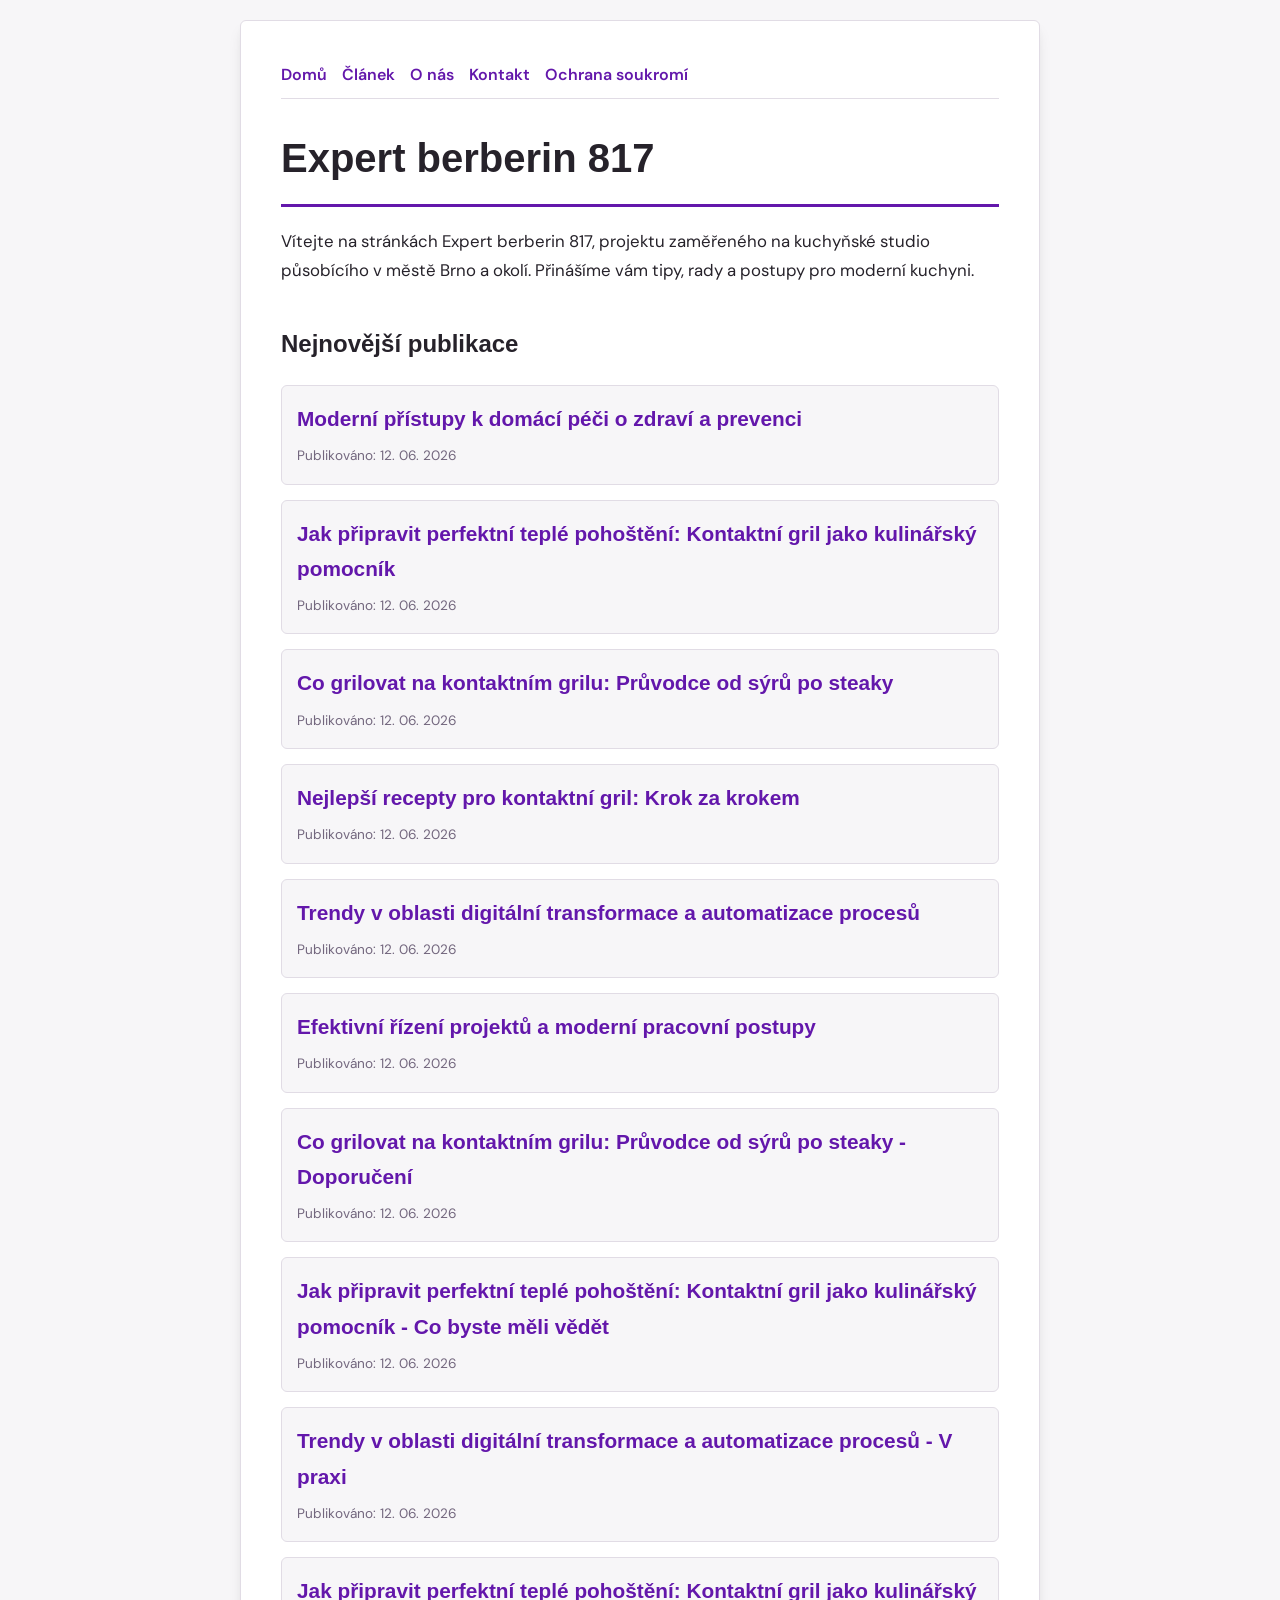
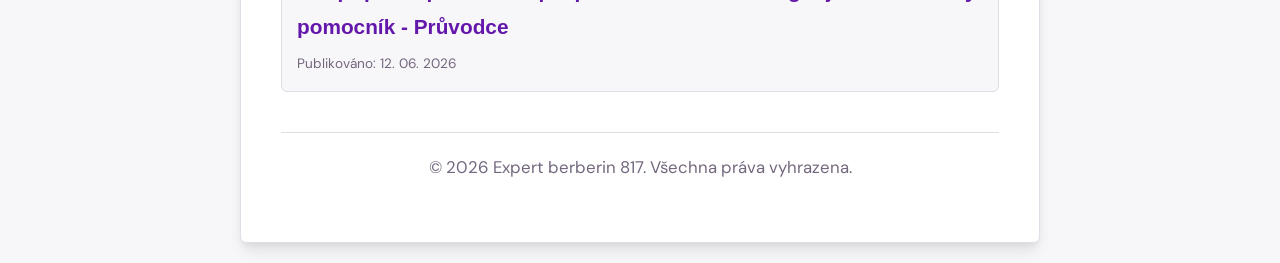
<file: index.html>
<!DOCTYPE html>
<html lang="cs">
<head>
    <meta charset="UTF-8">
    <meta name="viewport" content="width=device-width, initial-scale=1.0">
    <title>Expert berberin 817 | Kuchyňské studio - Brno</title>
    <meta name="description" content="Vítejte na stránkách Expert berberin 817, projektu zaměřeného na kuchyňské studio působícího v městě Brno a okolí. Přinášíme vám tipy, rady a postupy pro moderní kuchyni.">
    <meta name="geo.region" content="CZ" />
    <meta name="geo.placename" content="Brno" />
    <meta name="geo.position" content="49.1951;16.6068" />
    <meta name="ICBM" content="49.1951, 16.6068" />
    <link rel="stylesheet" href="style.css">
    <script type="application/ld+json">
{
  "@context": "https://schema.org",
  "@type": "LocalBusiness",
  "name": "Expert berberin 817",
  "url": "https://expert-berberin-817.github.io",
  "telephone": "+420 541 555 456",
  "address": {
    "@type": "PostalAddress",
    "addressLocality": "Brno",
    "addressRegion": "Jihomoravský",
    "postalCode": "602 00",
    "addressCountry": "CZ"
  },
  "geo": {
    "@type": "GeoCoordinates",
    "latitude": 49.1951,
    "longitude": 16.6068
  }
}
</script>
</head>
<body>
    
        <div class="container" style="max-width: 800px;">
            <nav style="display: flex; gap: 15px; margin-bottom: 25px; border-bottom: 1px solid var(--border-color); padding-bottom: 10px; overflow-x: auto; flex-wrap: wrap;">
            <a href="index.html">Domů</a>
            <a href="moderni-pristupy-k-domaci-peci-o-zdravi-a-prevenci.html">Článek</a>
            <a href="about.html">O nás</a>
            <a href="contact.html">Kontakt</a>
            <a href="privacy.html">Ochrana soukromí</a>
        </nav>
            <h1>Expert berberin 817</h1>
            <p>Vítejte na stránkách Expert berberin 817, projektu zaměřeného na kuchyňské studio působícího v městě Brno a okolí. Přinášíme vám tipy, rady a postupy pro moderní kuchyni.</p>
            <h2 style="margin-top: 40px;">Nejnovější publikace</h2>
            <ul style="list-style-type: none; padding-left: 0;">
                <li style="background: var(--bg-color); padding: 15px; border-radius: var(--border-radius); border: 1px solid var(--border-color); margin-bottom: 15px;">
                <h3 style="margin-bottom: 5px; font-size: 1.3rem;"><a href="moderni-pristupy-k-domaci-peci-o-zdravi-a-prevenci.html">Moderní přístupy k domácí péči o zdraví a prevenci</a></h3>
                <span style="font-size:0.85rem; color: var(--muted-text)">Publikováno: 12. 06. 2026</span>
            </li>
<li style="background: var(--bg-color); padding: 15px; border-radius: var(--border-radius); border: 1px solid var(--border-color); margin-bottom: 15px;">
                <h3 style="margin-bottom: 5px; font-size: 1.3rem;"><a href="jak-pripravit-perfektni-teple-pohosteni-kontaktni-gril-jako-kulinarsky-pomocnik.html">Jak připravit perfektní teplé pohoštění: Kontaktní gril jako kulinářský pomocník</a></h3>
                <span style="font-size:0.85rem; color: var(--muted-text)">Publikováno: 12. 06. 2026</span>
            </li>
<li style="background: var(--bg-color); padding: 15px; border-radius: var(--border-radius); border: 1px solid var(--border-color); margin-bottom: 15px;">
                <h3 style="margin-bottom: 5px; font-size: 1.3rem;"><a href="co-grilovat-na-kontaktnim-grilu-pruvodce-od-syru-po-steaky.html">Co grilovat na kontaktním grilu: Průvodce od sýrů po steaky</a></h3>
                <span style="font-size:0.85rem; color: var(--muted-text)">Publikováno: 12. 06. 2026</span>
            </li>
<li style="background: var(--bg-color); padding: 15px; border-radius: var(--border-radius); border: 1px solid var(--border-color); margin-bottom: 15px;">
                <h3 style="margin-bottom: 5px; font-size: 1.3rem;"><a href="nejlepsi-recepty-pro-kontaktni-gril-krok-za-krokem.html">Nejlepší recepty pro kontaktní gril: Krok za krokem</a></h3>
                <span style="font-size:0.85rem; color: var(--muted-text)">Publikováno: 12. 06. 2026</span>
            </li>
<li style="background: var(--bg-color); padding: 15px; border-radius: var(--border-radius); border: 1px solid var(--border-color); margin-bottom: 15px;">
                <h3 style="margin-bottom: 5px; font-size: 1.3rem;"><a href="trendy-v-oblasti-digitalni-transformace-a-automatizace-procesu.html">Trendy v oblasti digitální transformace a automatizace procesů</a></h3>
                <span style="font-size:0.85rem; color: var(--muted-text)">Publikováno: 12. 06. 2026</span>
            </li>
<li style="background: var(--bg-color); padding: 15px; border-radius: var(--border-radius); border: 1px solid var(--border-color); margin-bottom: 15px;">
                <h3 style="margin-bottom: 5px; font-size: 1.3rem;"><a href="efektivni-rizeni-projektu-a-moderni-pracovni-postupy.html">Efektivní řízení projektů a moderní pracovní postupy</a></h3>
                <span style="font-size:0.85rem; color: var(--muted-text)">Publikováno: 12. 06. 2026</span>
            </li>
<li style="background: var(--bg-color); padding: 15px; border-radius: var(--border-radius); border: 1px solid var(--border-color); margin-bottom: 15px;">
                <h3 style="margin-bottom: 5px; font-size: 1.3rem;"><a href="co-grilovat-na-kontaktnim-grilu-pruvodce-od-syru-po-steaky-doporuceni.html">Co grilovat na kontaktním grilu: Průvodce od sýrů po steaky - Doporučení</a></h3>
                <span style="font-size:0.85rem; color: var(--muted-text)">Publikováno: 12. 06. 2026</span>
            </li>
<li style="background: var(--bg-color); padding: 15px; border-radius: var(--border-radius); border: 1px solid var(--border-color); margin-bottom: 15px;">
                <h3 style="margin-bottom: 5px; font-size: 1.3rem;"><a href="jak-pripravit-perfektni-teple-pohosteni-kontaktni-gril-jako-kulinarsky-pomocnik-co-byste-meli-vedet.html">Jak připravit perfektní teplé pohoštění: Kontaktní gril jako kulinářský pomocník - Co byste měli vědět</a></h3>
                <span style="font-size:0.85rem; color: var(--muted-text)">Publikováno: 12. 06. 2026</span>
            </li>
<li style="background: var(--bg-color); padding: 15px; border-radius: var(--border-radius); border: 1px solid var(--border-color); margin-bottom: 15px;">
                <h3 style="margin-bottom: 5px; font-size: 1.3rem;"><a href="trendy-v-oblasti-digitalni-transformace-a-automatizace-procesu-v-praxi.html">Trendy v oblasti digitální transformace a automatizace procesů - V praxi</a></h3>
                <span style="font-size:0.85rem; color: var(--muted-text)">Publikováno: 12. 06. 2026</span>
            </li>
<li style="background: var(--bg-color); padding: 15px; border-radius: var(--border-radius); border: 1px solid var(--border-color); margin-bottom: 15px;">
                <h3 style="margin-bottom: 5px; font-size: 1.3rem;"><a href="jak-pripravit-perfektni-teple-pohosteni-kontaktni-gril-jako-kulinarsky-pomocnik-pruvodce.html">Jak připravit perfektní teplé pohoštění: Kontaktní gril jako kulinářský pomocník - Průvodce</a></h3>
                <span style="font-size:0.85rem; color: var(--muted-text)">Publikováno: 12. 06. 2026</span>
            </li>

            </ul>
            <footer>
                <p>&copy; 2026 Expert berberin 817. Všechna práva vyhrazena.</p>
            </footer>
        </div>
        
</body>
</html>
</file>
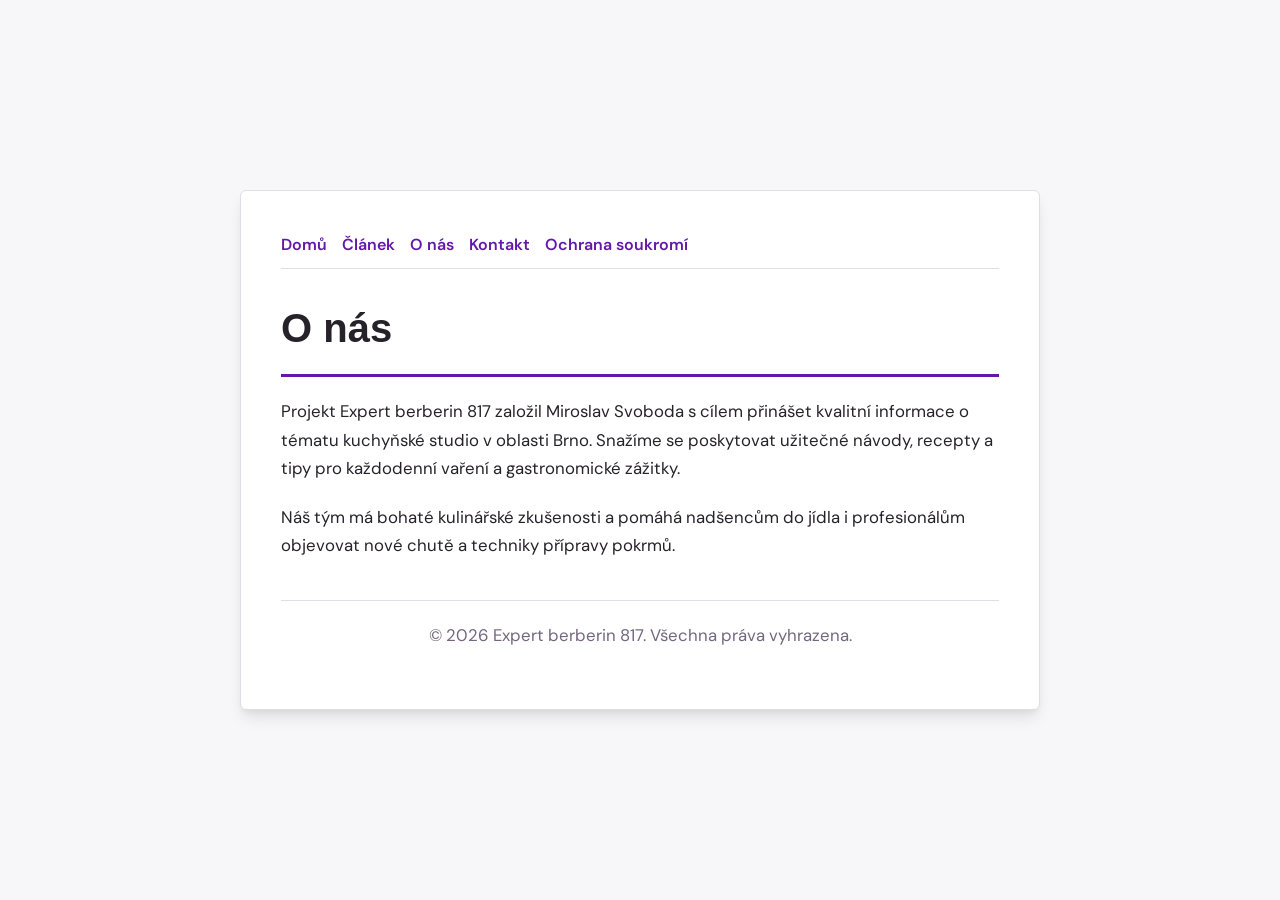
<file: about.html>
<!DOCTYPE html>
<html lang="cs">
<head>
    <meta charset="UTF-8">
    <meta name="viewport" content="width=device-width, initial-scale=1.0">
    <title>O nás | Expert berberin 817</title>
    <meta name="description" content="Projekt Expert berberin 817 založil Miroslav Svoboda s cílem přinášet kvalitní informace o tématu kuchyňské studio v oblasti Brno. Snažíme se poskytovat užitečné návody, recepty a tipy pro každodenní vaření a gastronomické zážitky.">
    <meta name="geo.region" content="CZ" />
    <meta name="geo.placename" content="Brno" />
    <meta name="geo.position" content="49.1951;16.6068" />
    <meta name="ICBM" content="49.1951, 16.6068" />
    <link rel="stylesheet" href="style.css">
</head>
<body>
    
        <div class="container" style="max-width: 800px;">
            <nav style="display: flex; gap: 15px; margin-bottom: 25px; border-bottom: 1px solid var(--border-color); padding-bottom: 10px; overflow-x: auto; flex-wrap: wrap;">
            <a href="index.html">Domů</a>
            <a href="moderni-pristupy-k-domaci-peci-o-zdravi-a-prevenci.html">Článek</a>
            <a href="about.html">O nás</a>
            <a href="contact.html">Kontakt</a>
            <a href="privacy.html">Ochrana soukromí</a>
        </nav>
            <h1>O nás</h1>
            <p>Projekt Expert berberin 817 založil Miroslav Svoboda s cílem přinášet kvalitní informace o tématu kuchyňské studio v oblasti Brno. Snažíme se poskytovat užitečné návody, recepty a tipy pro každodenní vaření a gastronomické zážitky.</p>
            <p>Náš tým má bohaté kulinářské zkušenosti a pomáhá nadšencům do jídla i profesionálům objevovat nové chutě a techniky přípravy pokrmů.</p>
            <footer>
                <p>&copy; 2026 Expert berberin 817. Všechna práva vyhrazena.</p>
            </footer>
        </div>
        
</body>
</html>
</file>
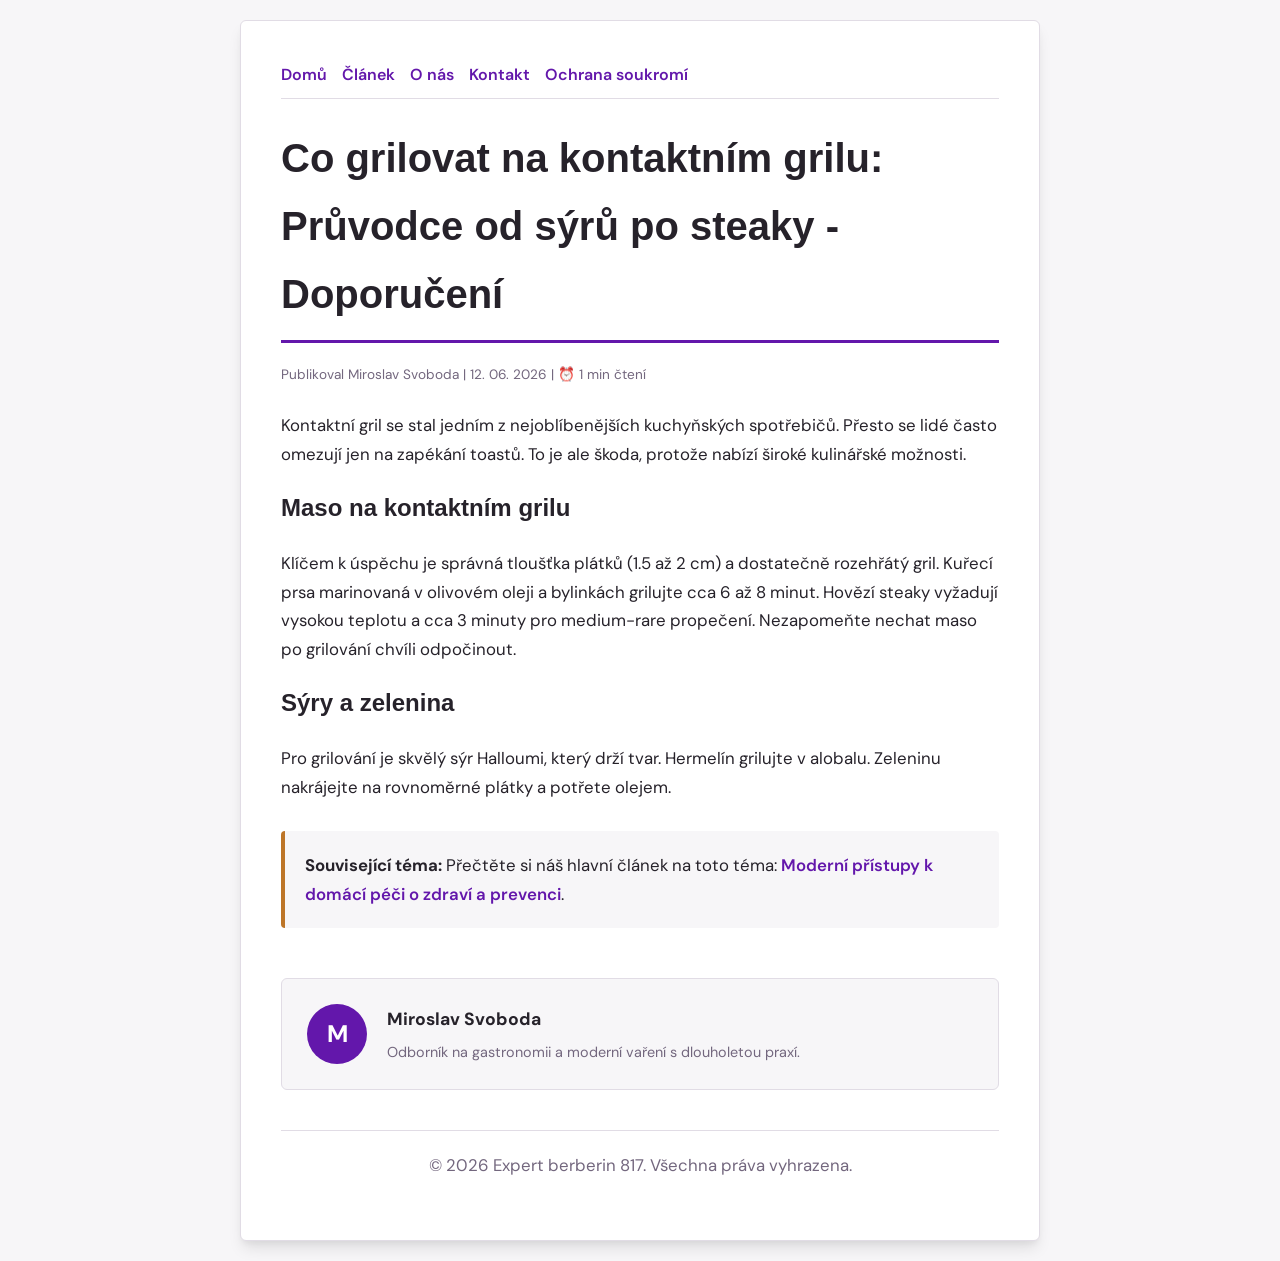
<file: co-grilovat-na-kontaktnim-grilu-pruvodce-od-syru-po-steaky-doporuceni.html>
<!DOCTYPE html>
<html lang="cs">
<head>
    <meta charset="UTF-8">
    <meta name="viewport" content="width=device-width, initial-scale=1.0">
    <title>Co grilovat na kontaktním grilu: Průvodce od sýrů po steaky - Doporučení - Expert berberin 817</title>
    <meta name="description" content="Co grilovat na kontaktním grilu: Průvodce od sýrů po steaky - Doporučení">
    <meta name="geo.region" content="CZ" />
    <meta name="geo.placename" content="Brno" />
    <meta name="geo.position" content="49.1951;16.6068" />
    <meta name="ICBM" content="49.1951, 16.6068" />
    <link rel="stylesheet" href="style.css">
</head>
<body>
    
            <div class="container" style="max-width: 800px;">
                <nav style="display: flex; gap: 15px; margin-bottom: 25px; border-bottom: 1px solid var(--border-color); padding-bottom: 10px; overflow-x: auto; flex-wrap: wrap;">
            <a href="index.html">Domů</a>
            <a href="moderni-pristupy-k-domaci-peci-o-zdravi-a-prevenci.html">Článek</a>
            <a href="about.html">O nás</a>
            <a href="contact.html">Kontakt</a>
            <a href="privacy.html">Ochrana soukromí</a>
        </nav>
                <h1>Co grilovat na kontaktním grilu: Průvodce od sýrů po steaky - Doporučení</h1>
                <div style="font-size:0.85rem; color: var(--muted-text); margin-bottom: 25px;">
                    Publikoval Miroslav Svoboda | 12. 06. 2026 | ⏰ 1 min čtení
                </div>
                <article style="margin-top: 20px;">
                    <p>Kontaktní gril se stal jedním z nejoblíbenějších kuchyňských spotřebičů. Přesto se lidé často omezují jen na zapékání toastů. To je ale škoda, protože nabízí široké kulinářské možnosti.</p>
<h2>Maso na kontaktním grilu</h2>
<p>Klíčem k úspěchu je správná tloušťka plátků (1.5 až 2 cm) a dostatečně rozehřátý gril. Kuřecí prsa marinovaná v olivovém oleji a bylinkách grilujte cca 6 až 8 minut. Hovězí steaky vyžadují vysokou teplotu a cca 3 minuty pro medium-rare propečení. Nezapomeňte nechat maso po grilování chvíli odpočinout.</p>
<h2>Sýry a zelenina</h2>
<p>Pro grilování je skvělý sýr Halloumi, který drží tvar. Hermelín grilujte v alobalu. Zeleninu nakrájejte na rovnoměrné plátky a potřete olejem.</p>
                    <div class="link-resource" style="margin-top: 30px; padding: 20px; border-left: 4px solid var(--accent-color); background: var(--bg-color); border-radius: 4px;"><p style="margin: 0;"><strong>Související téma:</strong> Přečtěte si náš hlavní článek na toto téma: <a href="moderni-pristupy-k-domaci-peci-o-zdravi-a-prevenci.html">Moderní přístupy k domácí péči o zdraví a prevenci</a>.</p></div>
                </article>
                
            <div class="author-box" style="margin-top: 50px; padding: 25px; background: var(--bg-color); border: 1px solid var(--border-color); border-radius: var(--border-radius); display: flex; gap: 20px; align-items: center;">
                <div style="width: 60px; height: 60px; border-radius: 50%; background: var(--primary-color); display: flex; align-items: center; justify-content: center; color: white; font-weight: bold; font-size: 1.5rem;">M</div>
                <div>
                    <h4 style="margin-bottom: 5px; font-weight: bold; font-size: 1.1rem;">Miroslav Svoboda</h4>
                    <p style="margin: 0; font-size: 0.9rem; color: var(--muted-text);">Odborník na gastronomii a moderní vaření s dlouholetou praxí.</p>
                </div>
            </div>
            
                <footer>
                    <p>&copy; 2026 Expert berberin 817. Všechna práva vyhrazena.</p>
                </footer>
            </div>
            
</body>
</html>
</file>
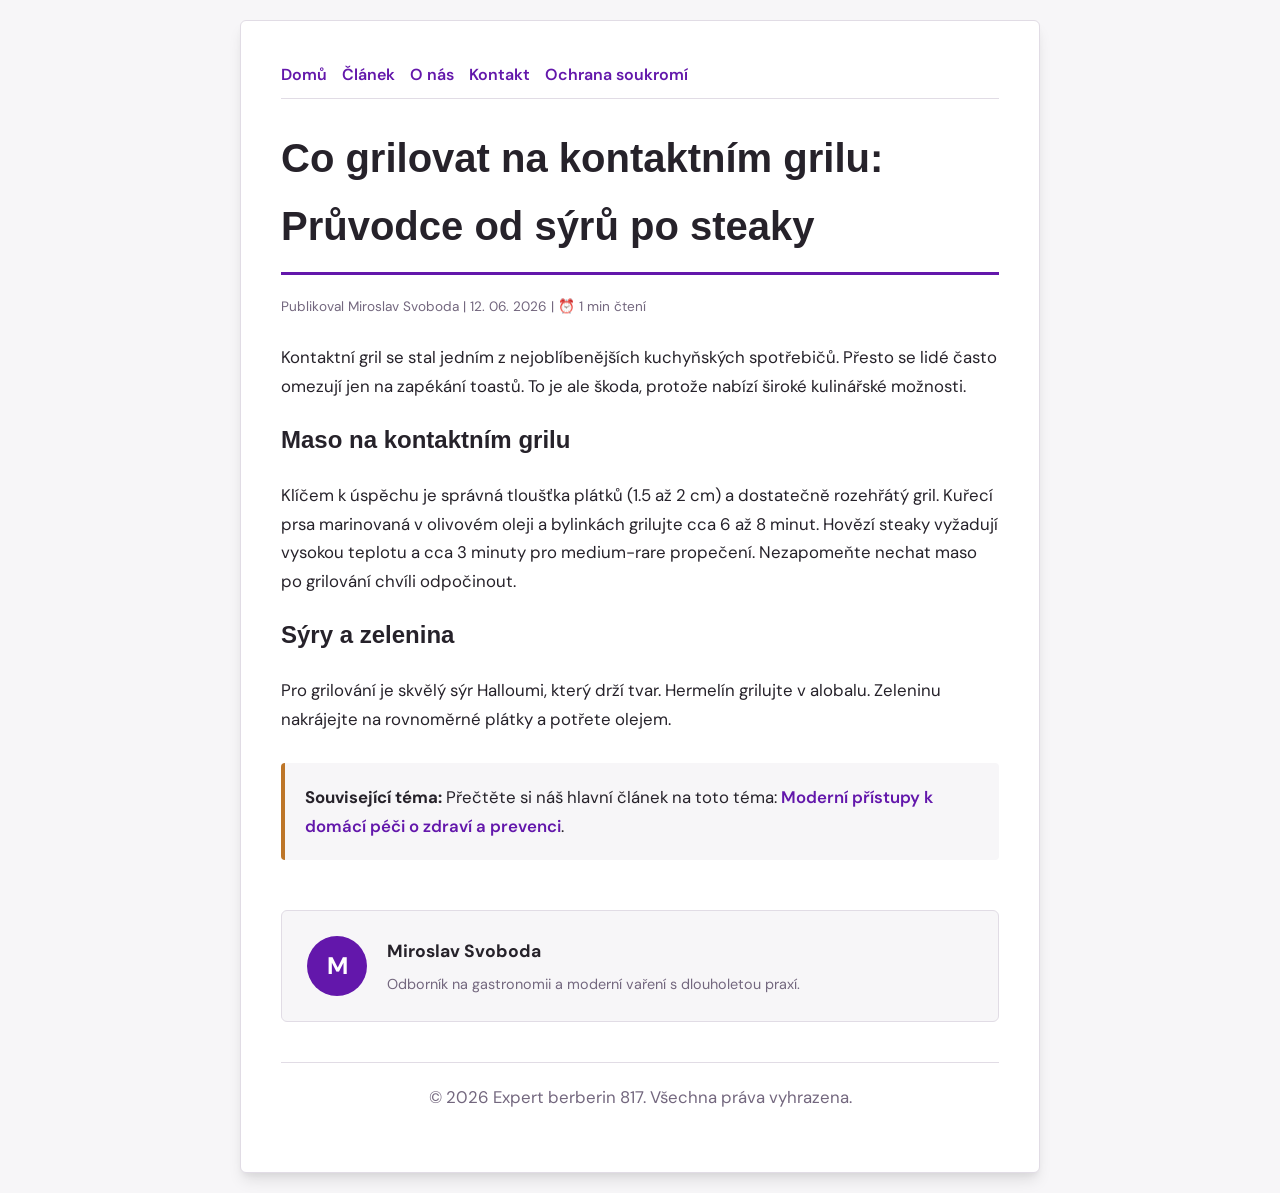
<file: co-grilovat-na-kontaktnim-grilu-pruvodce-od-syru-po-steaky.html>
<!DOCTYPE html>
<html lang="cs">
<head>
    <meta charset="UTF-8">
    <meta name="viewport" content="width=device-width, initial-scale=1.0">
    <title>Co grilovat na kontaktním grilu: Průvodce od sýrů po steaky - Expert berberin 817</title>
    <meta name="description" content="Co grilovat na kontaktním grilu: Průvodce od sýrů po steaky">
    <meta name="geo.region" content="CZ" />
    <meta name="geo.placename" content="Brno" />
    <meta name="geo.position" content="49.1951;16.6068" />
    <meta name="ICBM" content="49.1951, 16.6068" />
    <link rel="stylesheet" href="style.css">
</head>
<body>
    
            <div class="container" style="max-width: 800px;">
                <nav style="display: flex; gap: 15px; margin-bottom: 25px; border-bottom: 1px solid var(--border-color); padding-bottom: 10px; overflow-x: auto; flex-wrap: wrap;">
            <a href="index.html">Domů</a>
            <a href="moderni-pristupy-k-domaci-peci-o-zdravi-a-prevenci.html">Článek</a>
            <a href="about.html">O nás</a>
            <a href="contact.html">Kontakt</a>
            <a href="privacy.html">Ochrana soukromí</a>
        </nav>
                <h1>Co grilovat na kontaktním grilu: Průvodce od sýrů po steaky</h1>
                <div style="font-size:0.85rem; color: var(--muted-text); margin-bottom: 25px;">
                    Publikoval Miroslav Svoboda | 12. 06. 2026 | ⏰ 1 min čtení
                </div>
                <article style="margin-top: 20px;">
                    <p>Kontaktní gril se stal jedním z nejoblíbenějších kuchyňských spotřebičů. Přesto se lidé často omezují jen na zapékání toastů. To je ale škoda, protože nabízí široké kulinářské možnosti.</p>
<h2>Maso na kontaktním grilu</h2>
<p>Klíčem k úspěchu je správná tloušťka plátků (1.5 až 2 cm) a dostatečně rozehřátý gril. Kuřecí prsa marinovaná v olivovém oleji a bylinkách grilujte cca 6 až 8 minut. Hovězí steaky vyžadují vysokou teplotu a cca 3 minuty pro medium-rare propečení. Nezapomeňte nechat maso po grilování chvíli odpočinout.</p>
<h2>Sýry a zelenina</h2>
<p>Pro grilování je skvělý sýr Halloumi, který drží tvar. Hermelín grilujte v alobalu. Zeleninu nakrájejte na rovnoměrné plátky a potřete olejem.</p>
                    <div class="link-resource" style="margin-top: 30px; padding: 20px; border-left: 4px solid var(--accent-color); background: var(--bg-color); border-radius: 4px;"><p style="margin: 0;"><strong>Související téma:</strong> Přečtěte si náš hlavní článek na toto téma: <a href="moderni-pristupy-k-domaci-peci-o-zdravi-a-prevenci.html">Moderní přístupy k domácí péči o zdraví a prevenci</a>.</p></div>
                </article>
                
            <div class="author-box" style="margin-top: 50px; padding: 25px; background: var(--bg-color); border: 1px solid var(--border-color); border-radius: var(--border-radius); display: flex; gap: 20px; align-items: center;">
                <div style="width: 60px; height: 60px; border-radius: 50%; background: var(--primary-color); display: flex; align-items: center; justify-content: center; color: white; font-weight: bold; font-size: 1.5rem;">M</div>
                <div>
                    <h4 style="margin-bottom: 5px; font-weight: bold; font-size: 1.1rem;">Miroslav Svoboda</h4>
                    <p style="margin: 0; font-size: 0.9rem; color: var(--muted-text);">Odborník na gastronomii a moderní vaření s dlouholetou praxí.</p>
                </div>
            </div>
            
                <footer>
                    <p>&copy; 2026 Expert berberin 817. Všechna práva vyhrazena.</p>
                </footer>
            </div>
            
</body>
</html>
</file>
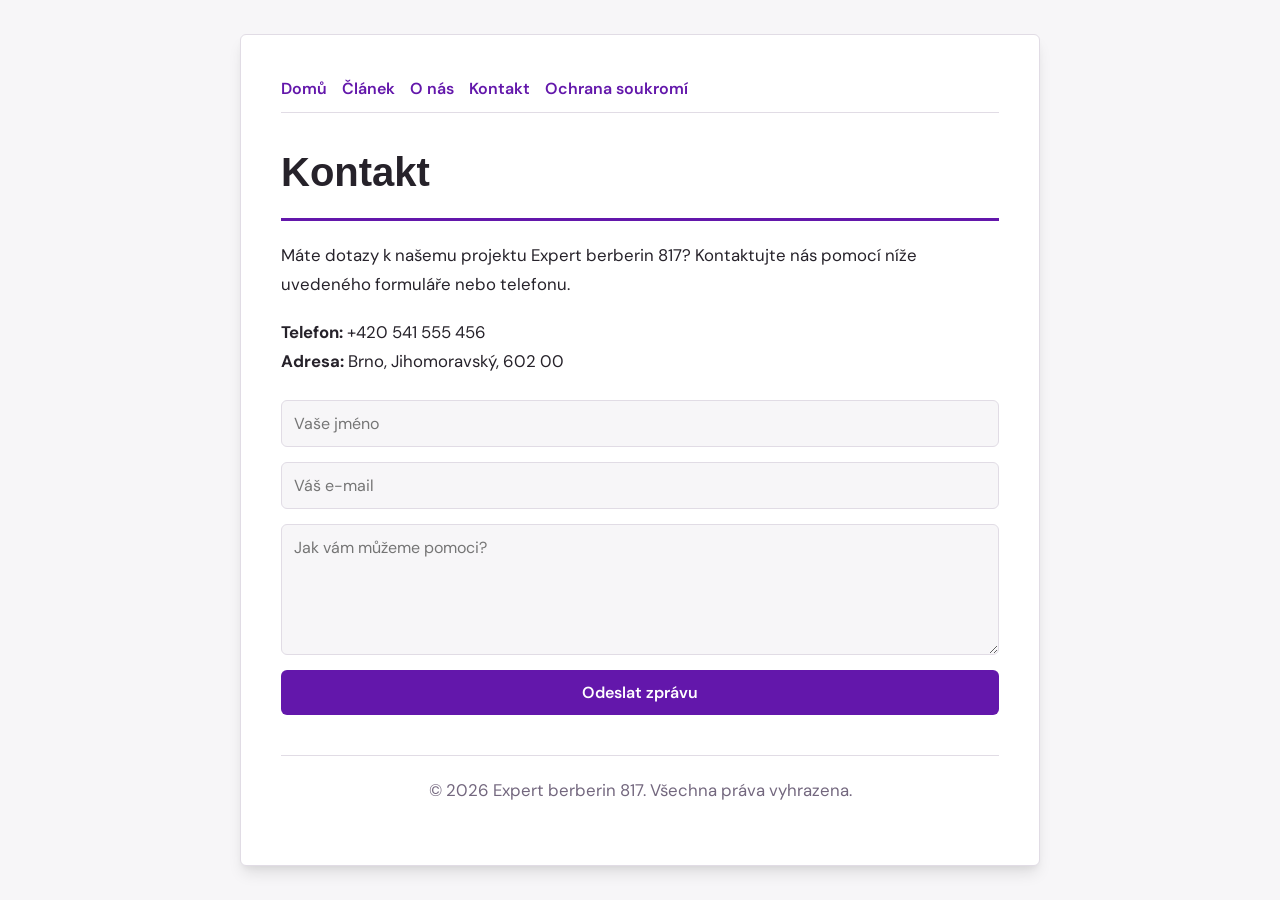
<file: contact.html>
<!DOCTYPE html>
<html lang="cs">
<head>
    <meta charset="UTF-8">
    <meta name="viewport" content="width=device-width, initial-scale=1.0">
    <title>Kontakt | Expert berberin 817</title>
    <meta name="description" content="Máte dotazy k našemu projektu Expert berberin 817? Kontaktujte nás pomocí níže uvedeného formuláře nebo telefonu.">
    <meta name="geo.region" content="CZ" />
    <meta name="geo.placename" content="Brno" />
    <meta name="geo.position" content="49.1951;16.6068" />
    <meta name="ICBM" content="49.1951, 16.6068" />
    <link rel="stylesheet" href="style.css">
</head>
<body>
    
        <div class="container" style="max-width: 800px;">
            <nav style="display: flex; gap: 15px; margin-bottom: 25px; border-bottom: 1px solid var(--border-color); padding-bottom: 10px; overflow-x: auto; flex-wrap: wrap;">
            <a href="index.html">Domů</a>
            <a href="moderni-pristupy-k-domaci-peci-o-zdravi-a-prevenci.html">Článek</a>
            <a href="about.html">O nás</a>
            <a href="contact.html">Kontakt</a>
            <a href="privacy.html">Ochrana soukromí</a>
        </nav>
            <h1>Kontakt</h1>
            <p>Máte dotazy k našemu projektu Expert berberin 817? Kontaktujte nás pomocí níže uvedeného formuláře nebo telefonu.</p>
            <p><strong>Telefon:</strong> +420 541 555 456<br><strong>Adresa:</strong> Brno, Jihomoravský, 602 00</p>
            <form action="https://formspree.io/f/placeholder" method="POST">
                <input type="text" name="name" placeholder="Vaše jméno" required>
                <input type="email" name="email" placeholder="Váš e-mail" required>
                <textarea name="message" placeholder="Jak vám můžeme pomoci?" rows="5" required></textarea>
                <button type="submit">Odeslat zprávu</button>
            </form>
            <footer>
                <p>&copy; 2026 Expert berberin 817. Všechna práva vyhrazena.</p>
            </footer>
        </div>
        
</body>
</html>
</file>
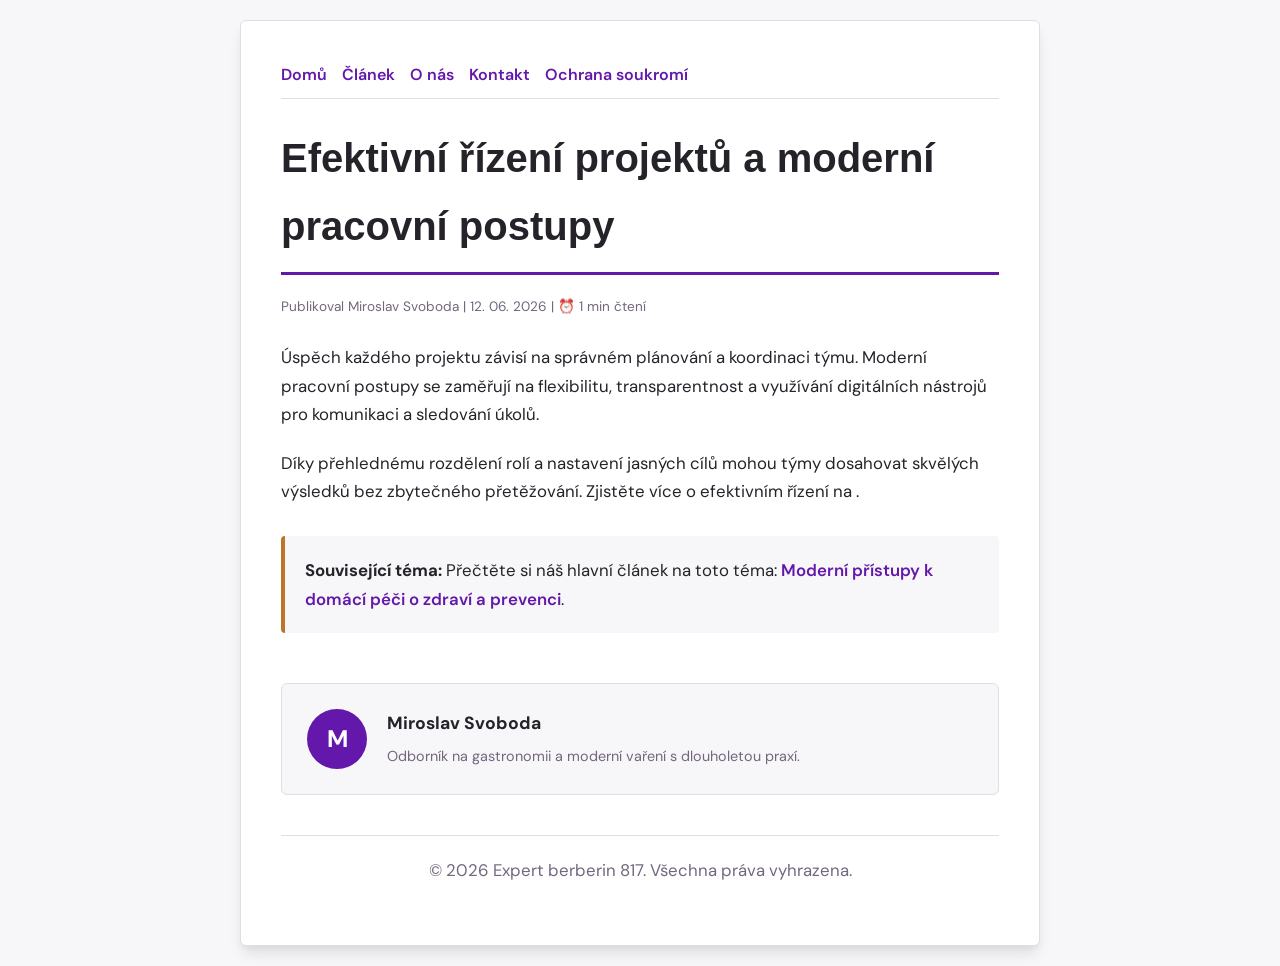
<file: efektivni-rizeni-projektu-a-moderni-pracovni-postupy.html>
<!DOCTYPE html>
<html lang="cs">
<head>
    <meta charset="UTF-8">
    <meta name="viewport" content="width=device-width, initial-scale=1.0">
    <title>Efektivní řízení projektů a moderní pracovní postupy - Expert berberin 817</title>
    <meta name="description" content="Efektivní řízení projektů a moderní pracovní postupy">
    <meta name="geo.region" content="CZ" />
    <meta name="geo.placename" content="Brno" />
    <meta name="geo.position" content="49.1951;16.6068" />
    <meta name="ICBM" content="49.1951, 16.6068" />
    <link rel="stylesheet" href="style.css">
</head>
<body>
    
            <div class="container" style="max-width: 800px;">
                <nav style="display: flex; gap: 15px; margin-bottom: 25px; border-bottom: 1px solid var(--border-color); padding-bottom: 10px; overflow-x: auto; flex-wrap: wrap;">
            <a href="index.html">Domů</a>
            <a href="moderni-pristupy-k-domaci-peci-o-zdravi-a-prevenci.html">Článek</a>
            <a href="about.html">O nás</a>
            <a href="contact.html">Kontakt</a>
            <a href="privacy.html">Ochrana soukromí</a>
        </nav>
                <h1>Efektivní řízení projektů a moderní pracovní postupy</h1>
                <div style="font-size:0.85rem; color: var(--muted-text); margin-bottom: 25px;">
                    Publikoval Miroslav Svoboda | 12. 06. 2026 | ⏰ 1 min čtení
                </div>
                <article style="margin-top: 20px;">
                    <p>Úspěch každého projektu závisí na správném plánování a koordinaci týmu. Moderní pracovní postupy se zaměřují na flexibilitu, transparentnost a využívání digitálních nástrojů pro komunikaci a sledování úkolů.</p>
<p>Díky přehlednému rozdělení rolí a nastavení jasných cílů mohou týmy dosahovat skvělých výsledků bez zbytečného přetěžování. Zjistěte více o efektivním řízení na .</p>
                    <div class="link-resource" style="margin-top: 30px; padding: 20px; border-left: 4px solid var(--accent-color); background: var(--bg-color); border-radius: 4px;"><p style="margin: 0;"><strong>Související téma:</strong> Přečtěte si náš hlavní článek na toto téma: <a href="moderni-pristupy-k-domaci-peci-o-zdravi-a-prevenci.html">Moderní přístupy k domácí péči o zdraví a prevenci</a>.</p></div>
                </article>
                
            <div class="author-box" style="margin-top: 50px; padding: 25px; background: var(--bg-color); border: 1px solid var(--border-color); border-radius: var(--border-radius); display: flex; gap: 20px; align-items: center;">
                <div style="width: 60px; height: 60px; border-radius: 50%; background: var(--primary-color); display: flex; align-items: center; justify-content: center; color: white; font-weight: bold; font-size: 1.5rem;">M</div>
                <div>
                    <h4 style="margin-bottom: 5px; font-weight: bold; font-size: 1.1rem;">Miroslav Svoboda</h4>
                    <p style="margin: 0; font-size: 0.9rem; color: var(--muted-text);">Odborník na gastronomii a moderní vaření s dlouholetou praxí.</p>
                </div>
            </div>
            
                <footer>
                    <p>&copy; 2026 Expert berberin 817. Všechna práva vyhrazena.</p>
                </footer>
            </div>
            
</body>
</html>
</file>
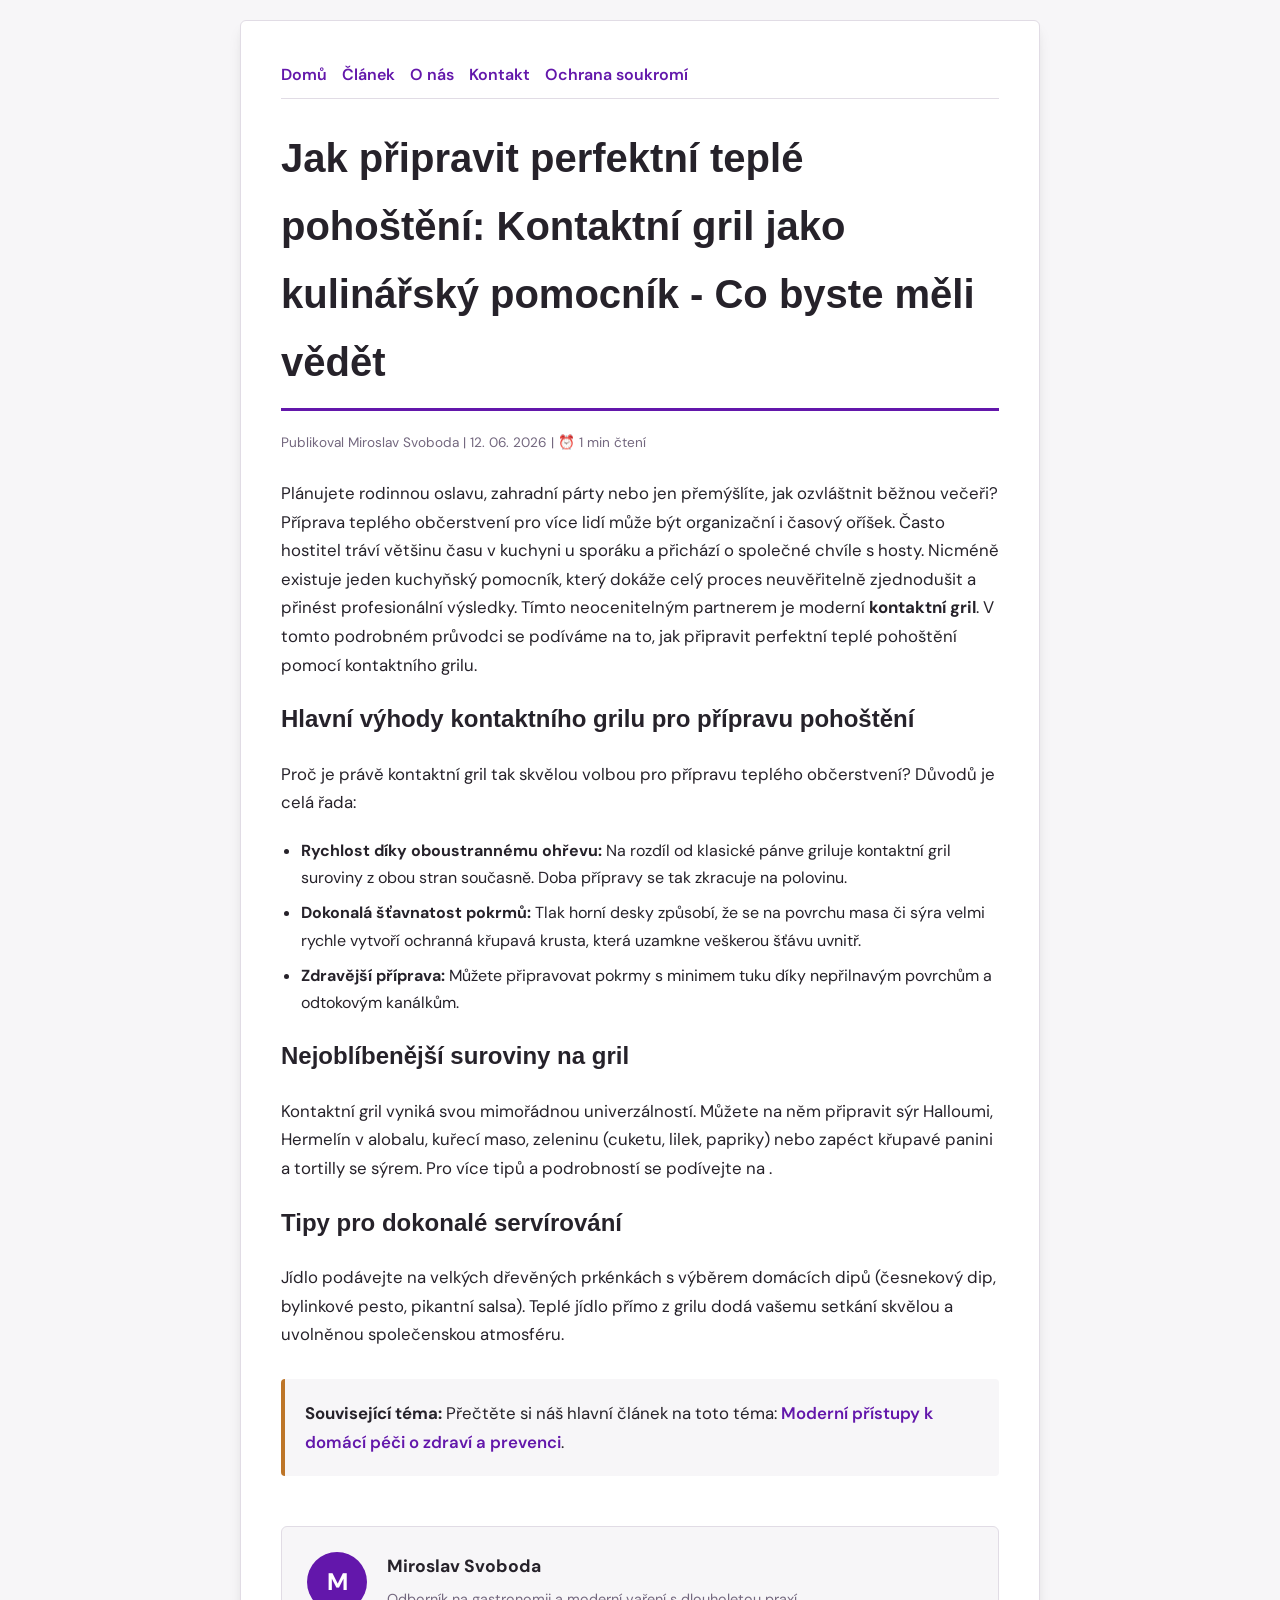
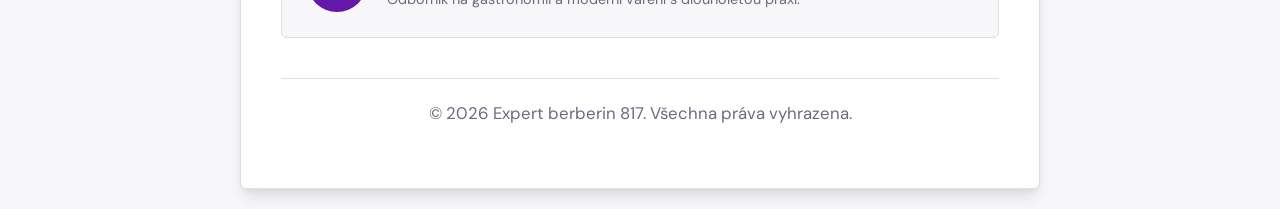
<file: jak-pripravit-perfektni-teple-pohosteni-kontaktni-gril-jako-kulinarsky-pomocnik-co-byste-meli-vedet.html>
<!DOCTYPE html>
<html lang="cs">
<head>
    <meta charset="UTF-8">
    <meta name="viewport" content="width=device-width, initial-scale=1.0">
    <title>Jak připravit perfektní teplé pohoštění: Kontaktní gril jako kulinářský pomocník - Co byste měli vědět - Expert berberin 817</title>
    <meta name="description" content="Jak připravit perfektní teplé pohoštění: Kontaktní gril jako kulinářský pomocník - Co byste měli vědět">
    <meta name="geo.region" content="CZ" />
    <meta name="geo.placename" content="Brno" />
    <meta name="geo.position" content="49.1951;16.6068" />
    <meta name="ICBM" content="49.1951, 16.6068" />
    <link rel="stylesheet" href="style.css">
</head>
<body>
    
            <div class="container" style="max-width: 800px;">
                <nav style="display: flex; gap: 15px; margin-bottom: 25px; border-bottom: 1px solid var(--border-color); padding-bottom: 10px; overflow-x: auto; flex-wrap: wrap;">
            <a href="index.html">Domů</a>
            <a href="moderni-pristupy-k-domaci-peci-o-zdravi-a-prevenci.html">Článek</a>
            <a href="about.html">O nás</a>
            <a href="contact.html">Kontakt</a>
            <a href="privacy.html">Ochrana soukromí</a>
        </nav>
                <h1>Jak připravit perfektní teplé pohoštění: Kontaktní gril jako kulinářský pomocník - Co byste měli vědět</h1>
                <div style="font-size:0.85rem; color: var(--muted-text); margin-bottom: 25px;">
                    Publikoval Miroslav Svoboda | 12. 06. 2026 | ⏰ 1 min čtení
                </div>
                <article style="margin-top: 20px;">
                    <p>Plánujete rodinnou oslavu, zahradní párty nebo jen přemýšlíte, jak ozvláštnit běžnou večeři? Příprava teplého občerstvení pro více lidí může být organizační i časový oříšek. Často hostitel tráví většinu času v kuchyni u sporáku a přichází o společné chvíle s hosty. Nicméně existuje jeden kuchyňský pomocník, který dokáže celý proces neuvěřitelně zjednodušit a přinést profesionální výsledky. Tímto neocenitelným partnerem je moderní <strong>kontaktní gril</strong>. V tomto podrobném průvodci se podíváme na to, jak připravit perfektní teplé pohoštění pomocí kontaktního grilu.</p>
<h2>Hlavní výhody kontaktního grilu pro přípravu pohoštění</h2>
<p>Proč je právě kontaktní gril tak skvělou volbou pro přípravu teplého občerstvení? Důvodů je celá řada:</p>
<ul>
    <li><strong>Rychlost díky oboustrannému ohřevu:</strong> Na rozdíl od klasické pánve griluje kontaktní gril suroviny z obou stran současně. Doba přípravy se tak zkracuje na polovinu.</li>
    <li><strong>Dokonalá šťavnatost pokrmů:</strong> Tlak horní desky způsobí, že se na povrchu masa či sýra velmi rychle vytvoří ochranná křupavá krusta, která uzamkne veškerou šťávu uvnitř.</li>
    <li><strong>Zdravější příprava:</strong> Můžete připravovat pokrmy s minimem tuku díky nepřilnavým povrchům a odtokovým kanálkům.</li>
</ul>
<h2>Nejoblíbenější suroviny na gril</h2>
<p>Kontaktní gril vyniká svou mimořádnou univerzálností. Můžete na něm připravit sýr Halloumi, Hermelín v alobalu, kuřecí maso, zeleninu (cuketu, lilek, papriky) nebo zapéct křupavé panini a tortilly se sýrem. Pro více tipů a podrobností se podívejte na .</p>
<h2>Tipy pro dokonalé servírování</h2>
<p>Jídlo podávejte na velkých dřevěných prkénkách s výběrem domácích dipů (česnekový dip, bylinkové pesto, pikantní salsa). Teplé jídlo přímo z grilu dodá vašemu setkání skvělou a uvolněnou společenskou atmosféru.</p>
                    <div class="link-resource" style="margin-top: 30px; padding: 20px; border-left: 4px solid var(--accent-color); background: var(--bg-color); border-radius: 4px;"><p style="margin: 0;"><strong>Související téma:</strong> Přečtěte si náš hlavní článek na toto téma: <a href="moderni-pristupy-k-domaci-peci-o-zdravi-a-prevenci.html">Moderní přístupy k domácí péči o zdraví a prevenci</a>.</p></div>
                </article>
                
            <div class="author-box" style="margin-top: 50px; padding: 25px; background: var(--bg-color); border: 1px solid var(--border-color); border-radius: var(--border-radius); display: flex; gap: 20px; align-items: center;">
                <div style="width: 60px; height: 60px; border-radius: 50%; background: var(--primary-color); display: flex; align-items: center; justify-content: center; color: white; font-weight: bold; font-size: 1.5rem;">M</div>
                <div>
                    <h4 style="margin-bottom: 5px; font-weight: bold; font-size: 1.1rem;">Miroslav Svoboda</h4>
                    <p style="margin: 0; font-size: 0.9rem; color: var(--muted-text);">Odborník na gastronomii a moderní vaření s dlouholetou praxí.</p>
                </div>
            </div>
            
                <footer>
                    <p>&copy; 2026 Expert berberin 817. Všechna práva vyhrazena.</p>
                </footer>
            </div>
            
</body>
</html>
</file>
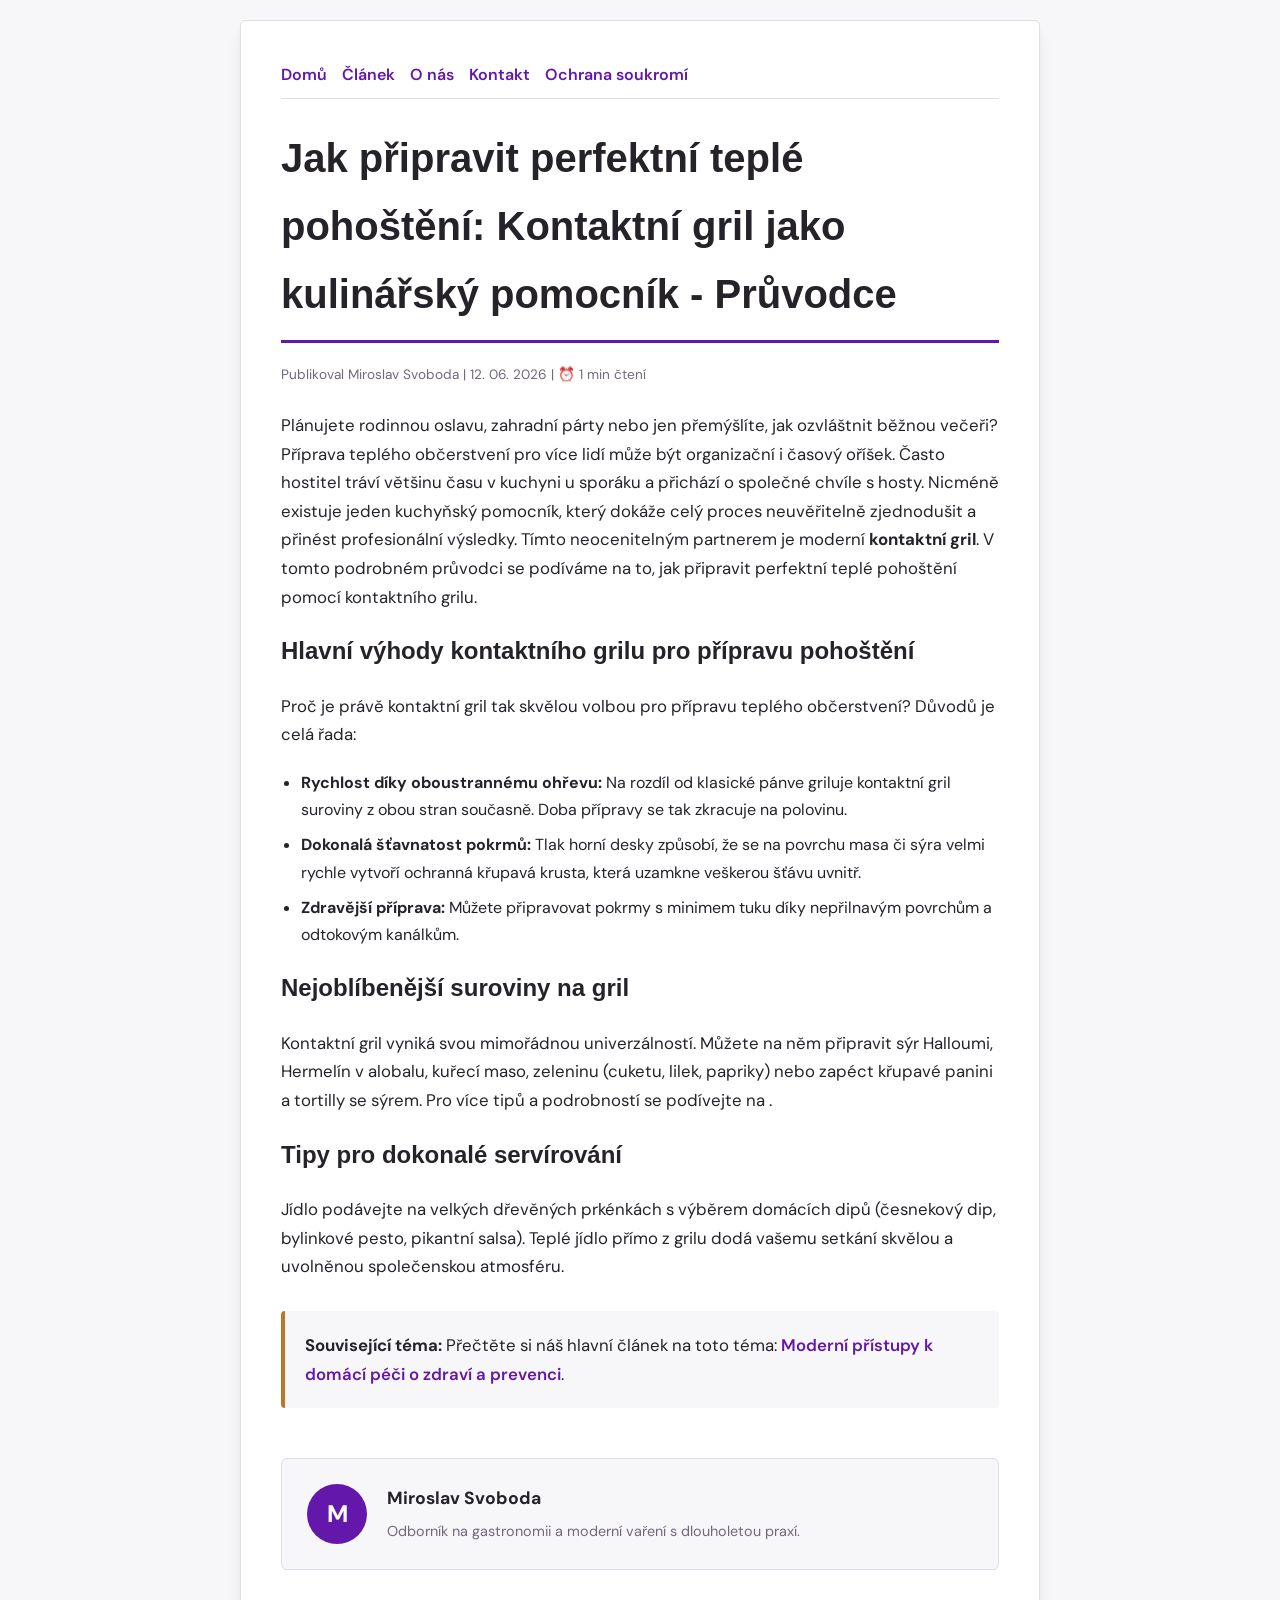
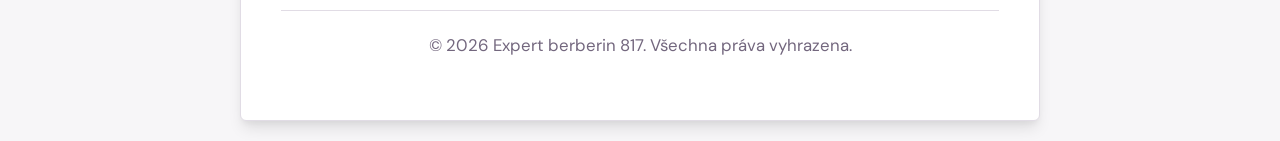
<file: jak-pripravit-perfektni-teple-pohosteni-kontaktni-gril-jako-kulinarsky-pomocnik-pruvodce.html>
<!DOCTYPE html>
<html lang="cs">
<head>
    <meta charset="UTF-8">
    <meta name="viewport" content="width=device-width, initial-scale=1.0">
    <title>Jak připravit perfektní teplé pohoštění: Kontaktní gril jako kulinářský pomocník - Průvodce - Expert berberin 817</title>
    <meta name="description" content="Jak připravit perfektní teplé pohoštění: Kontaktní gril jako kulinářský pomocník - Průvodce">
    <meta name="geo.region" content="CZ" />
    <meta name="geo.placename" content="Brno" />
    <meta name="geo.position" content="49.1951;16.6068" />
    <meta name="ICBM" content="49.1951, 16.6068" />
    <link rel="stylesheet" href="style.css">
</head>
<body>
    
            <div class="container" style="max-width: 800px;">
                <nav style="display: flex; gap: 15px; margin-bottom: 25px; border-bottom: 1px solid var(--border-color); padding-bottom: 10px; overflow-x: auto; flex-wrap: wrap;">
            <a href="index.html">Domů</a>
            <a href="moderni-pristupy-k-domaci-peci-o-zdravi-a-prevenci.html">Článek</a>
            <a href="about.html">O nás</a>
            <a href="contact.html">Kontakt</a>
            <a href="privacy.html">Ochrana soukromí</a>
        </nav>
                <h1>Jak připravit perfektní teplé pohoštění: Kontaktní gril jako kulinářský pomocník - Průvodce</h1>
                <div style="font-size:0.85rem; color: var(--muted-text); margin-bottom: 25px;">
                    Publikoval Miroslav Svoboda | 12. 06. 2026 | ⏰ 1 min čtení
                </div>
                <article style="margin-top: 20px;">
                    <p>Plánujete rodinnou oslavu, zahradní párty nebo jen přemýšlíte, jak ozvláštnit běžnou večeři? Příprava teplého občerstvení pro více lidí může být organizační i časový oříšek. Často hostitel tráví většinu času v kuchyni u sporáku a přichází o společné chvíle s hosty. Nicméně existuje jeden kuchyňský pomocník, který dokáže celý proces neuvěřitelně zjednodušit a přinést profesionální výsledky. Tímto neocenitelným partnerem je moderní <strong>kontaktní gril</strong>. V tomto podrobném průvodci se podíváme na to, jak připravit perfektní teplé pohoštění pomocí kontaktního grilu.</p>
<h2>Hlavní výhody kontaktního grilu pro přípravu pohoštění</h2>
<p>Proč je právě kontaktní gril tak skvělou volbou pro přípravu teplého občerstvení? Důvodů je celá řada:</p>
<ul>
    <li><strong>Rychlost díky oboustrannému ohřevu:</strong> Na rozdíl od klasické pánve griluje kontaktní gril suroviny z obou stran současně. Doba přípravy se tak zkracuje na polovinu.</li>
    <li><strong>Dokonalá šťavnatost pokrmů:</strong> Tlak horní desky způsobí, že se na povrchu masa či sýra velmi rychle vytvoří ochranná křupavá krusta, která uzamkne veškerou šťávu uvnitř.</li>
    <li><strong>Zdravější příprava:</strong> Můžete připravovat pokrmy s minimem tuku díky nepřilnavým povrchům a odtokovým kanálkům.</li>
</ul>
<h2>Nejoblíbenější suroviny na gril</h2>
<p>Kontaktní gril vyniká svou mimořádnou univerzálností. Můžete na něm připravit sýr Halloumi, Hermelín v alobalu, kuřecí maso, zeleninu (cuketu, lilek, papriky) nebo zapéct křupavé panini a tortilly se sýrem. Pro více tipů a podrobností se podívejte na .</p>
<h2>Tipy pro dokonalé servírování</h2>
<p>Jídlo podávejte na velkých dřevěných prkénkách s výběrem domácích dipů (česnekový dip, bylinkové pesto, pikantní salsa). Teplé jídlo přímo z grilu dodá vašemu setkání skvělou a uvolněnou společenskou atmosféru.</p>
                    <div class="link-resource" style="margin-top: 30px; padding: 20px; border-left: 4px solid var(--accent-color); background: var(--bg-color); border-radius: 4px;"><p style="margin: 0;"><strong>Související téma:</strong> Přečtěte si náš hlavní článek na toto téma: <a href="moderni-pristupy-k-domaci-peci-o-zdravi-a-prevenci.html">Moderní přístupy k domácí péči o zdraví a prevenci</a>.</p></div>
                </article>
                
            <div class="author-box" style="margin-top: 50px; padding: 25px; background: var(--bg-color); border: 1px solid var(--border-color); border-radius: var(--border-radius); display: flex; gap: 20px; align-items: center;">
                <div style="width: 60px; height: 60px; border-radius: 50%; background: var(--primary-color); display: flex; align-items: center; justify-content: center; color: white; font-weight: bold; font-size: 1.5rem;">M</div>
                <div>
                    <h4 style="margin-bottom: 5px; font-weight: bold; font-size: 1.1rem;">Miroslav Svoboda</h4>
                    <p style="margin: 0; font-size: 0.9rem; color: var(--muted-text);">Odborník na gastronomii a moderní vaření s dlouholetou praxí.</p>
                </div>
            </div>
            
                <footer>
                    <p>&copy; 2026 Expert berberin 817. Všechna práva vyhrazena.</p>
                </footer>
            </div>
            
</body>
</html>
</file>
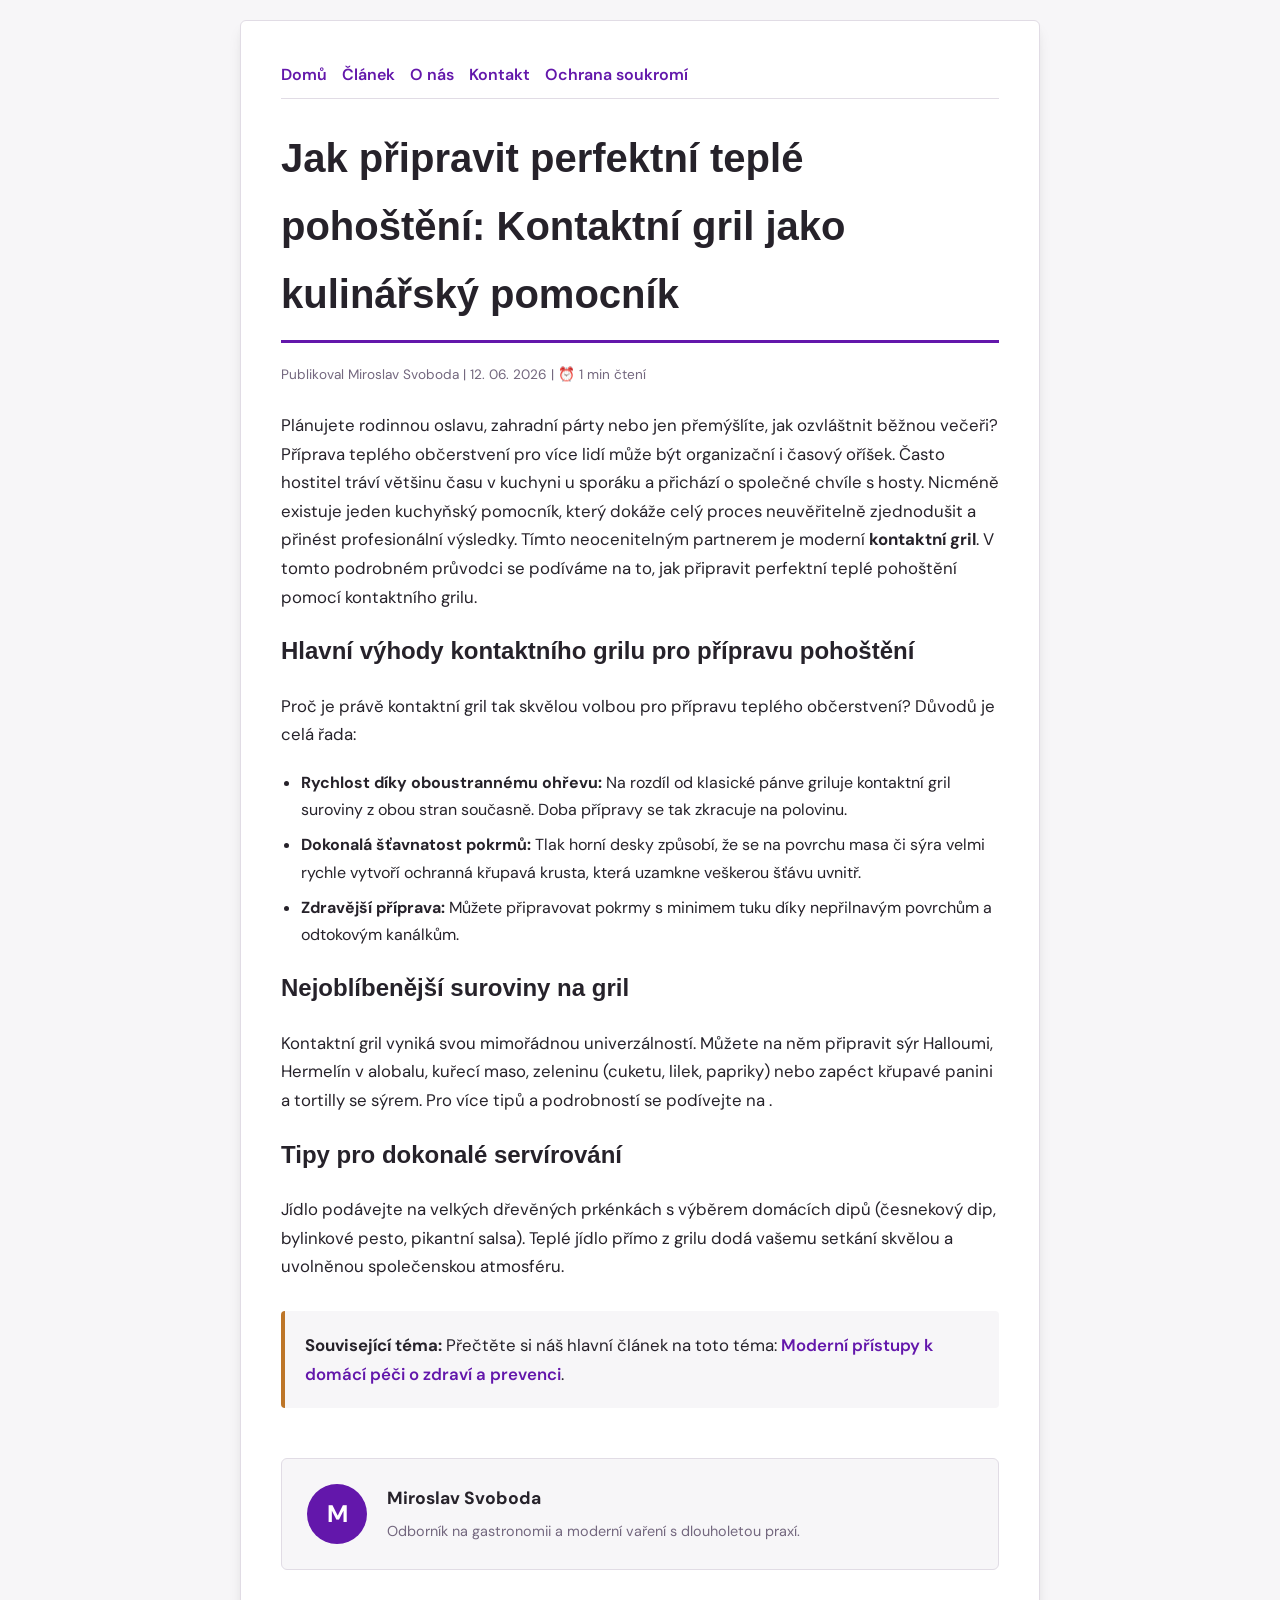
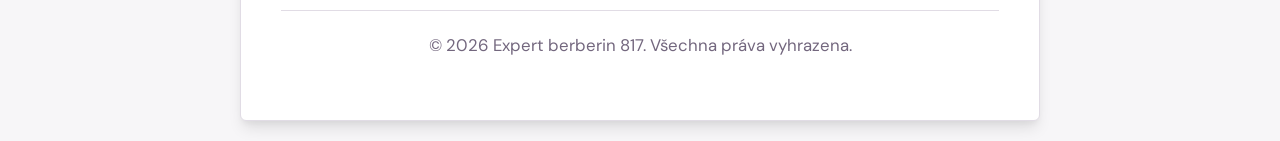
<file: jak-pripravit-perfektni-teple-pohosteni-kontaktni-gril-jako-kulinarsky-pomocnik.html>
<!DOCTYPE html>
<html lang="cs">
<head>
    <meta charset="UTF-8">
    <meta name="viewport" content="width=device-width, initial-scale=1.0">
    <title>Jak připravit perfektní teplé pohoštění: Kontaktní gril jako kulinářský pomocník - Expert berberin 817</title>
    <meta name="description" content="Jak připravit perfektní teplé pohoštění: Kontaktní gril jako kulinářský pomocník">
    <meta name="geo.region" content="CZ" />
    <meta name="geo.placename" content="Brno" />
    <meta name="geo.position" content="49.1951;16.6068" />
    <meta name="ICBM" content="49.1951, 16.6068" />
    <link rel="stylesheet" href="style.css">
</head>
<body>
    
            <div class="container" style="max-width: 800px;">
                <nav style="display: flex; gap: 15px; margin-bottom: 25px; border-bottom: 1px solid var(--border-color); padding-bottom: 10px; overflow-x: auto; flex-wrap: wrap;">
            <a href="index.html">Domů</a>
            <a href="moderni-pristupy-k-domaci-peci-o-zdravi-a-prevenci.html">Článek</a>
            <a href="about.html">O nás</a>
            <a href="contact.html">Kontakt</a>
            <a href="privacy.html">Ochrana soukromí</a>
        </nav>
                <h1>Jak připravit perfektní teplé pohoštění: Kontaktní gril jako kulinářský pomocník</h1>
                <div style="font-size:0.85rem; color: var(--muted-text); margin-bottom: 25px;">
                    Publikoval Miroslav Svoboda | 12. 06. 2026 | ⏰ 1 min čtení
                </div>
                <article style="margin-top: 20px;">
                    <p>Plánujete rodinnou oslavu, zahradní párty nebo jen přemýšlíte, jak ozvláštnit běžnou večeři? Příprava teplého občerstvení pro více lidí může být organizační i časový oříšek. Často hostitel tráví většinu času v kuchyni u sporáku a přichází o společné chvíle s hosty. Nicméně existuje jeden kuchyňský pomocník, který dokáže celý proces neuvěřitelně zjednodušit a přinést profesionální výsledky. Tímto neocenitelným partnerem je moderní <strong>kontaktní gril</strong>. V tomto podrobném průvodci se podíváme na to, jak připravit perfektní teplé pohoštění pomocí kontaktního grilu.</p>
<h2>Hlavní výhody kontaktního grilu pro přípravu pohoštění</h2>
<p>Proč je právě kontaktní gril tak skvělou volbou pro přípravu teplého občerstvení? Důvodů je celá řada:</p>
<ul>
    <li><strong>Rychlost díky oboustrannému ohřevu:</strong> Na rozdíl od klasické pánve griluje kontaktní gril suroviny z obou stran současně. Doba přípravy se tak zkracuje na polovinu.</li>
    <li><strong>Dokonalá šťavnatost pokrmů:</strong> Tlak horní desky způsobí, že se na povrchu masa či sýra velmi rychle vytvoří ochranná křupavá krusta, která uzamkne veškerou šťávu uvnitř.</li>
    <li><strong>Zdravější příprava:</strong> Můžete připravovat pokrmy s minimem tuku díky nepřilnavým povrchům a odtokovým kanálkům.</li>
</ul>
<h2>Nejoblíbenější suroviny na gril</h2>
<p>Kontaktní gril vyniká svou mimořádnou univerzálností. Můžete na něm připravit sýr Halloumi, Hermelín v alobalu, kuřecí maso, zeleninu (cuketu, lilek, papriky) nebo zapéct křupavé panini a tortilly se sýrem. Pro více tipů a podrobností se podívejte na .</p>
<h2>Tipy pro dokonalé servírování</h2>
<p>Jídlo podávejte na velkých dřevěných prkénkách s výběrem domácích dipů (česnekový dip, bylinkové pesto, pikantní salsa). Teplé jídlo přímo z grilu dodá vašemu setkání skvělou a uvolněnou společenskou atmosféru.</p>
                    <div class="link-resource" style="margin-top: 30px; padding: 20px; border-left: 4px solid var(--accent-color); background: var(--bg-color); border-radius: 4px;"><p style="margin: 0;"><strong>Související téma:</strong> Přečtěte si náš hlavní článek na toto téma: <a href="moderni-pristupy-k-domaci-peci-o-zdravi-a-prevenci.html">Moderní přístupy k domácí péči o zdraví a prevenci</a>.</p></div>
                </article>
                
            <div class="author-box" style="margin-top: 50px; padding: 25px; background: var(--bg-color); border: 1px solid var(--border-color); border-radius: var(--border-radius); display: flex; gap: 20px; align-items: center;">
                <div style="width: 60px; height: 60px; border-radius: 50%; background: var(--primary-color); display: flex; align-items: center; justify-content: center; color: white; font-weight: bold; font-size: 1.5rem;">M</div>
                <div>
                    <h4 style="margin-bottom: 5px; font-weight: bold; font-size: 1.1rem;">Miroslav Svoboda</h4>
                    <p style="margin: 0; font-size: 0.9rem; color: var(--muted-text);">Odborník na gastronomii a moderní vaření s dlouholetou praxí.</p>
                </div>
            </div>
            
                <footer>
                    <p>&copy; 2026 Expert berberin 817. Všechna práva vyhrazena.</p>
                </footer>
            </div>
            
</body>
</html>
</file>
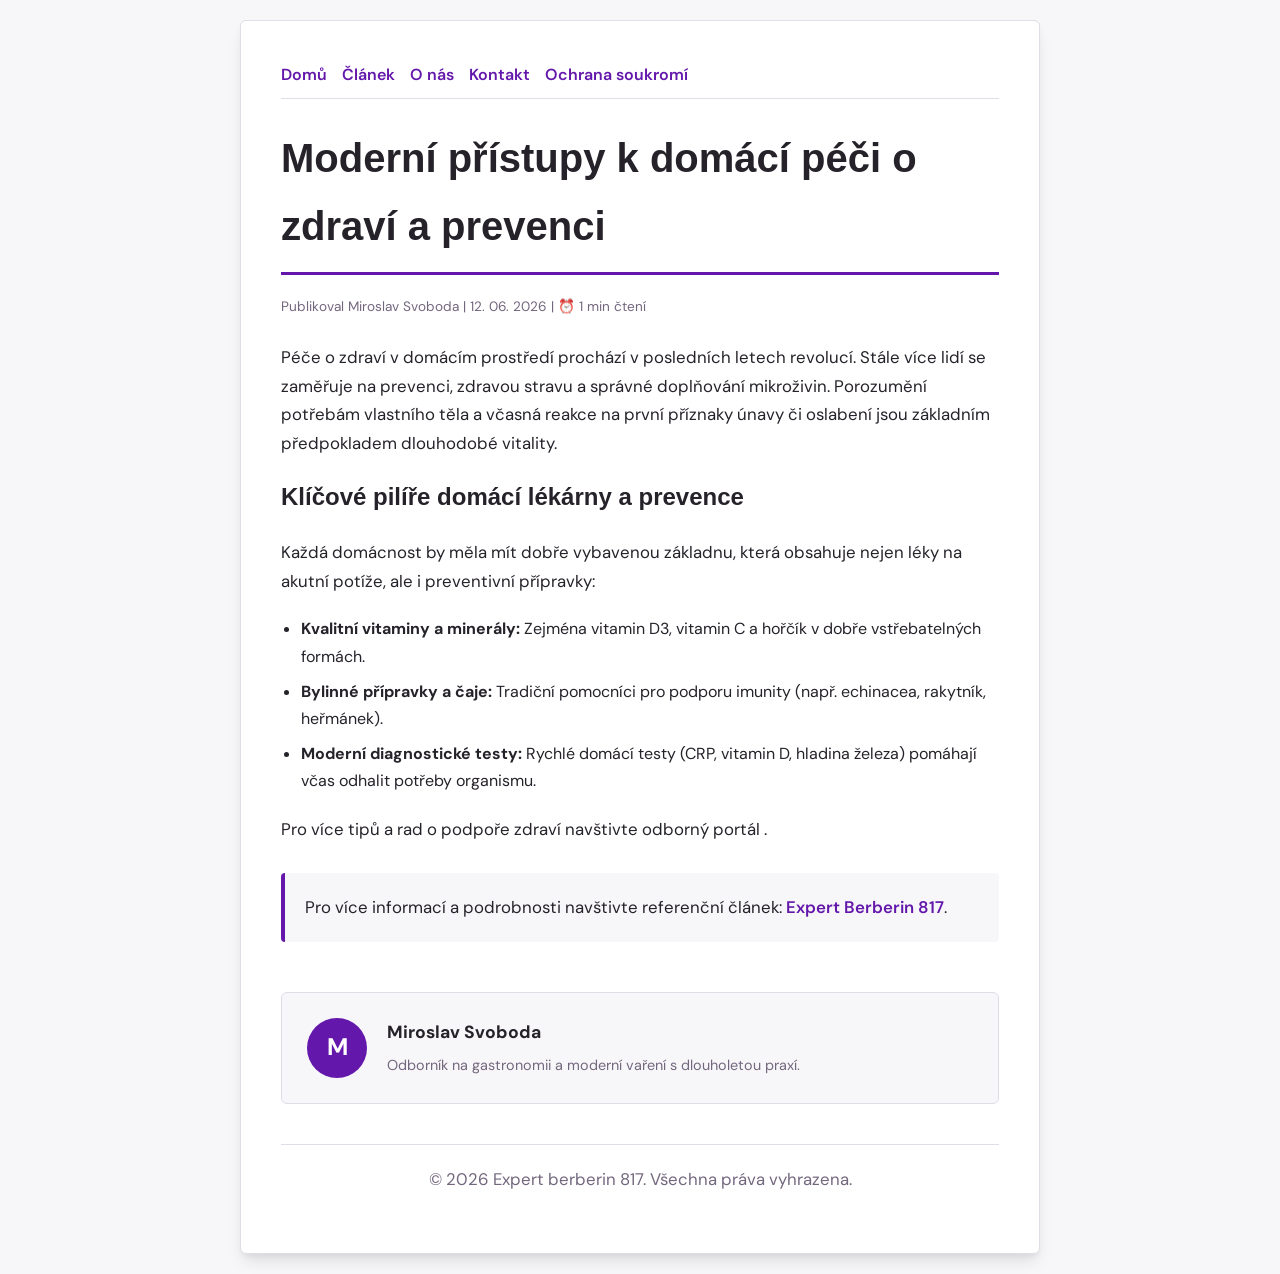
<file: moderni-pristupy-k-domaci-peci-o-zdravi-a-prevenci.html>
<!DOCTYPE html>
<html lang="cs">
<head>
    <meta charset="UTF-8">
    <meta name="viewport" content="width=device-width, initial-scale=1.0">
    <title>Moderní přístupy k domácí péči o zdraví a prevenci - Expert berberin 817</title>
    <meta name="description" content="Moderní přístupy k domácí péči o zdraví a prevenci">
    <meta name="geo.region" content="CZ" />
    <meta name="geo.placename" content="Brno" />
    <meta name="geo.position" content="49.1951;16.6068" />
    <meta name="ICBM" content="49.1951, 16.6068" />
    <link rel="stylesheet" href="style.css">
</head>
<body>
    
            <div class="container" style="max-width: 800px;">
                <nav style="display: flex; gap: 15px; margin-bottom: 25px; border-bottom: 1px solid var(--border-color); padding-bottom: 10px; overflow-x: auto; flex-wrap: wrap;">
            <a href="index.html">Domů</a>
            <a href="moderni-pristupy-k-domaci-peci-o-zdravi-a-prevenci.html">Článek</a>
            <a href="about.html">O nás</a>
            <a href="contact.html">Kontakt</a>
            <a href="privacy.html">Ochrana soukromí</a>
        </nav>
                <h1>Moderní přístupy k domácí péči o zdraví a prevenci</h1>
                <div style="font-size:0.85rem; color: var(--muted-text); margin-bottom: 25px;">
                    Publikoval Miroslav Svoboda | 12. 06. 2026 | ⏰ 1 min čtení
                </div>
                <article style="margin-top: 20px;">
                    <p>Péče o zdraví v domácím prostředí prochází v posledních letech revolucí. Stále více lidí se zaměřuje na prevenci, zdravou stravu a správné doplňování mikroživin. Porozumění potřebám vlastního těla a včasná reakce na první příznaky únavy či oslabení jsou základním předpokladem dlouhodobé vitality.</p>
<h2>Klíčové pilíře domácí lékárny a prevence</h2>
<p>Každá domácnost by měla mít dobře vybavenou základnu, která obsahuje nejen léky na akutní potíže, ale i preventivní přípravky:</p>
<ul>
    <li><strong>Kvalitní vitaminy a minerály:</strong> Zejména vitamin D3, vitamin C a hořčík v dobře vstřebatelných formách.</li>
    <li><strong>Bylinné přípravky a čaje:</strong> Tradiční pomocníci pro podporu imunity (např. echinacea, rakytník, heřmánek).</li>
    <li><strong>Moderní diagnostické testy:</strong> Rychlé domácí testy (CRP, vitamin D, hladina železa) pomáhají včas odhalit potřeby organismu.</li>
</ul>
<p>Pro více tipů a rad o podpoře zdraví navštivte odborný portál .</p>
                    <div class="link-resource" style="margin-top: 30px; padding: 20px; border-left: 4px solid var(--primary-color); background: var(--bg-color); border-radius: 4px;"><p style="margin: 0;">Pro více informací a podrobnosti navštivte referenční článek: <strong><a href="https://www.menimecukrovkupohybem.cz/doplnky-stravy/berberin/co-je-berberine-hcl-a-co-umi-prehled-vlastnosti-a-ucinku/">Expert Berberin 817</a></strong>.</p></div>
                </article>
                
            <div class="author-box" style="margin-top: 50px; padding: 25px; background: var(--bg-color); border: 1px solid var(--border-color); border-radius: var(--border-radius); display: flex; gap: 20px; align-items: center;">
                <div style="width: 60px; height: 60px; border-radius: 50%; background: var(--primary-color); display: flex; align-items: center; justify-content: center; color: white; font-weight: bold; font-size: 1.5rem;">M</div>
                <div>
                    <h4 style="margin-bottom: 5px; font-weight: bold; font-size: 1.1rem;">Miroslav Svoboda</h4>
                    <p style="margin: 0; font-size: 0.9rem; color: var(--muted-text);">Odborník na gastronomii a moderní vaření s dlouholetou praxí.</p>
                </div>
            </div>
            
                <footer>
                    <p>&copy; 2026 Expert berberin 817. Všechna práva vyhrazena.</p>
                </footer>
            </div>
            
</body>
</html>
</file>
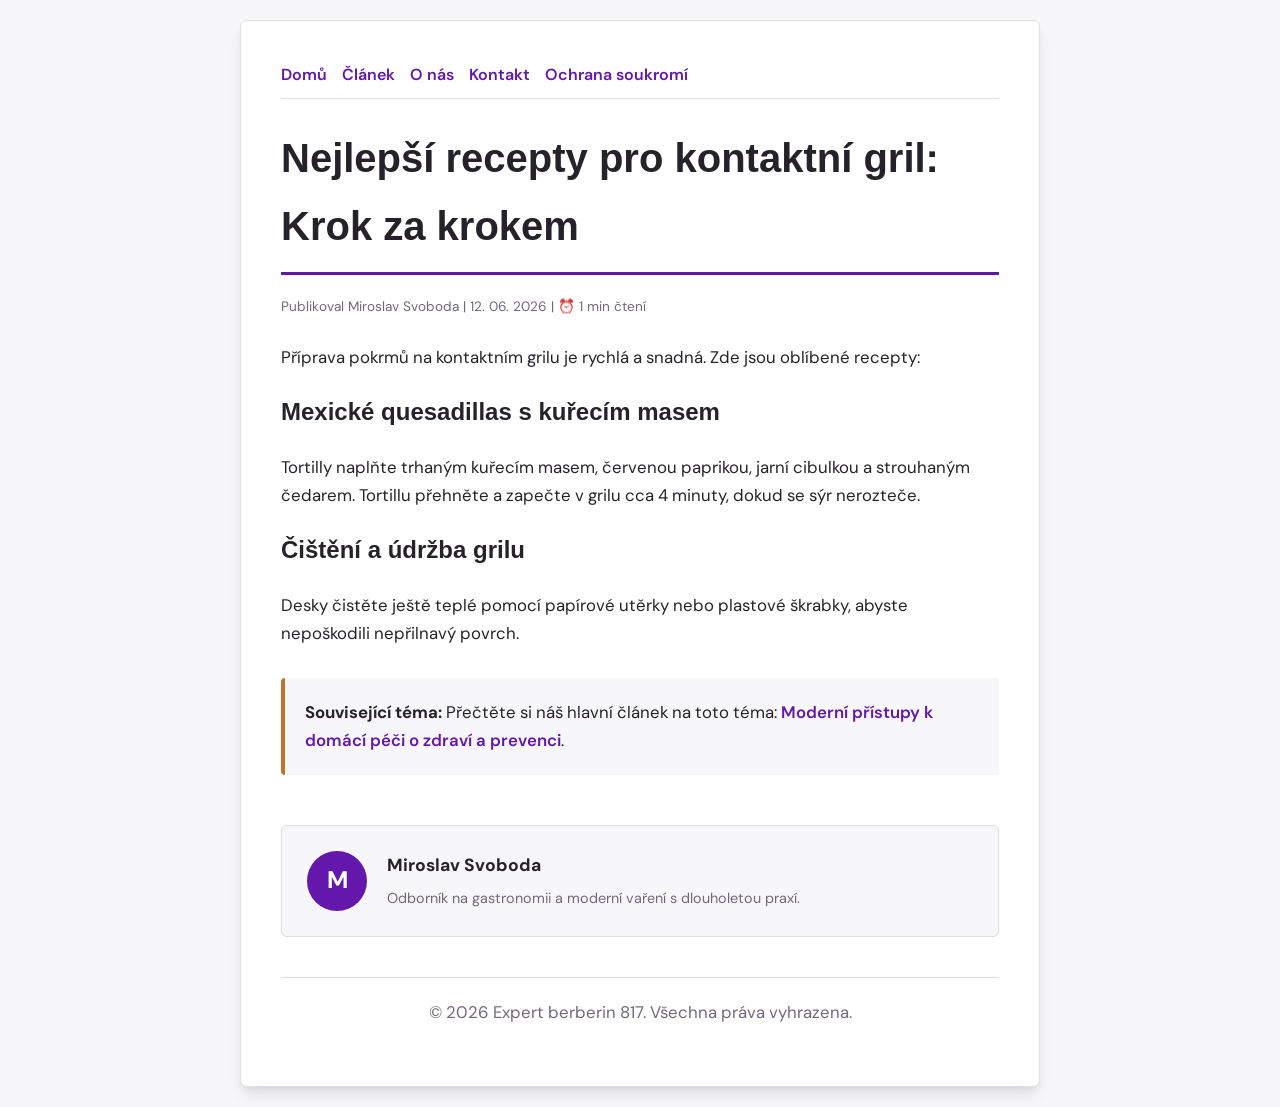
<file: nejlepsi-recepty-pro-kontaktni-gril-krok-za-krokem.html>
<!DOCTYPE html>
<html lang="cs">
<head>
    <meta charset="UTF-8">
    <meta name="viewport" content="width=device-width, initial-scale=1.0">
    <title>Nejlepší recepty pro kontaktní gril: Krok za krokem - Expert berberin 817</title>
    <meta name="description" content="Nejlepší recepty pro kontaktní gril: Krok za krokem">
    <meta name="geo.region" content="CZ" />
    <meta name="geo.placename" content="Brno" />
    <meta name="geo.position" content="49.1951;16.6068" />
    <meta name="ICBM" content="49.1951, 16.6068" />
    <link rel="stylesheet" href="style.css">
</head>
<body>
    
            <div class="container" style="max-width: 800px;">
                <nav style="display: flex; gap: 15px; margin-bottom: 25px; border-bottom: 1px solid var(--border-color); padding-bottom: 10px; overflow-x: auto; flex-wrap: wrap;">
            <a href="index.html">Domů</a>
            <a href="moderni-pristupy-k-domaci-peci-o-zdravi-a-prevenci.html">Článek</a>
            <a href="about.html">O nás</a>
            <a href="contact.html">Kontakt</a>
            <a href="privacy.html">Ochrana soukromí</a>
        </nav>
                <h1>Nejlepší recepty pro kontaktní gril: Krok za krokem</h1>
                <div style="font-size:0.85rem; color: var(--muted-text); margin-bottom: 25px;">
                    Publikoval Miroslav Svoboda | 12. 06. 2026 | ⏰ 1 min čtení
                </div>
                <article style="margin-top: 20px;">
                    <p>Příprava pokrmů na kontaktním grilu je rychlá a snadná. Zde jsou oblíbené recepty:</p>
<h2>Mexické quesadillas s kuřecím masem</h2>
<p>Tortilly naplňte trhaným kuřecím masem, červenou paprikou, jarní cibulkou a strouhaným čedarem. Tortillu přehněte a zapečte v grilu cca 4 minuty, dokud se sýr nerozteče.</p>
<h2>Čištění a údržba grilu</h2>
<p>Desky čistěte ještě teplé pomocí papírové utěrky nebo plastové škrabky, abyste nepoškodili nepřilnavý povrch.</p>
                    <div class="link-resource" style="margin-top: 30px; padding: 20px; border-left: 4px solid var(--accent-color); background: var(--bg-color); border-radius: 4px;"><p style="margin: 0;"><strong>Související téma:</strong> Přečtěte si náš hlavní článek na toto téma: <a href="moderni-pristupy-k-domaci-peci-o-zdravi-a-prevenci.html">Moderní přístupy k domácí péči o zdraví a prevenci</a>.</p></div>
                </article>
                
            <div class="author-box" style="margin-top: 50px; padding: 25px; background: var(--bg-color); border: 1px solid var(--border-color); border-radius: var(--border-radius); display: flex; gap: 20px; align-items: center;">
                <div style="width: 60px; height: 60px; border-radius: 50%; background: var(--primary-color); display: flex; align-items: center; justify-content: center; color: white; font-weight: bold; font-size: 1.5rem;">M</div>
                <div>
                    <h4 style="margin-bottom: 5px; font-weight: bold; font-size: 1.1rem;">Miroslav Svoboda</h4>
                    <p style="margin: 0; font-size: 0.9rem; color: var(--muted-text);">Odborník na gastronomii a moderní vaření s dlouholetou praxí.</p>
                </div>
            </div>
            
                <footer>
                    <p>&copy; 2026 Expert berberin 817. Všechna práva vyhrazena.</p>
                </footer>
            </div>
            
</body>
</html>
</file>
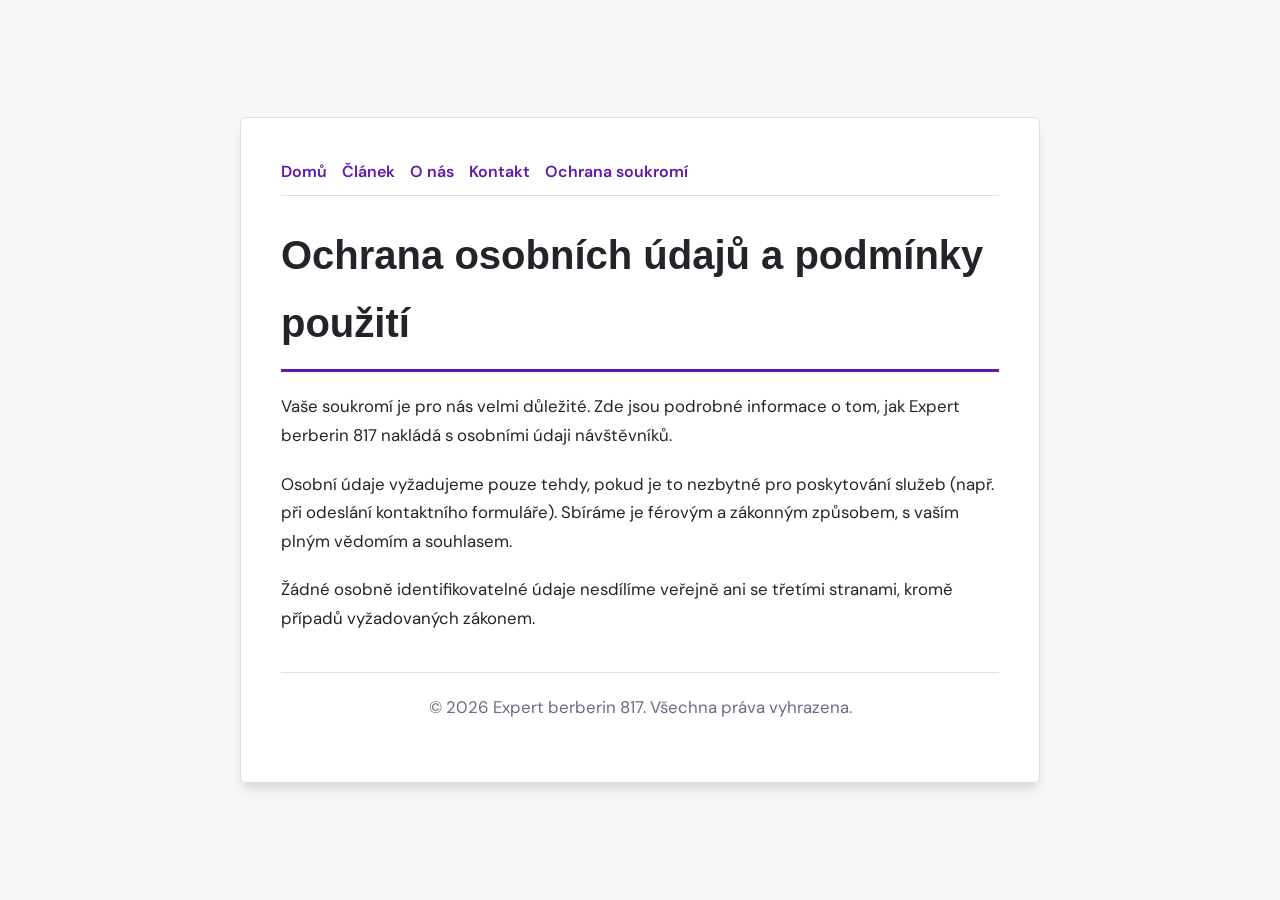
<file: privacy.html>
<!DOCTYPE html>
<html lang="cs">
<head>
    <meta charset="UTF-8">
    <meta name="viewport" content="width=device-width, initial-scale=1.0">
    <title>Ochrana osobních údajů a podmínky použití - Expert berberin 817</title>
    <meta name="description" content="Vaše soukromí je pro nás velmi důležité. Zde jsou podrobné informace o tom, jak Expert berberin 817 nakládá s osobními údaji návštěvníků.">
    <meta name="geo.region" content="CZ" />
    <meta name="geo.placename" content="Brno" />
    <meta name="geo.position" content="49.1951;16.6068" />
    <meta name="ICBM" content="49.1951, 16.6068" />
    <link rel="stylesheet" href="style.css">
</head>
<body>
    
        <div class="container" style="max-width: 800px;">
            <nav style="display: flex; gap: 15px; margin-bottom: 25px; border-bottom: 1px solid var(--border-color); padding-bottom: 10px; overflow-x: auto; flex-wrap: wrap;">
            <a href="index.html">Domů</a>
            <a href="moderni-pristupy-k-domaci-peci-o-zdravi-a-prevenci.html">Článek</a>
            <a href="about.html">O nás</a>
            <a href="contact.html">Kontakt</a>
            <a href="privacy.html">Ochrana soukromí</a>
        </nav>
            <h1>Ochrana osobních údajů a podmínky použití</h1>
            <p>Vaše soukromí je pro nás velmi důležité. Zde jsou podrobné informace o tom, jak Expert berberin 817 nakládá s osobními údaji návštěvníků.</p>
            <p>Osobní údaje vyžadujeme pouze tehdy, pokud je to nezbytné pro poskytování služeb (např. při odeslání kontaktního formuláře). Sbíráme je férovým a zákonným způsobem, s vaším plným vědomím a souhlasem.</p>
            <p>Žádné osobně identifikovatelné údaje nesdílíme veřejně ani se třetími stranami, kromě případů vyžadovaných zákonem.</p>
            <footer>
                <p>&copy; 2026 Expert berberin 817. Všechna práva vyhrazena.</p>
            </footer>
        </div>
        
</body>
</html>
</file>
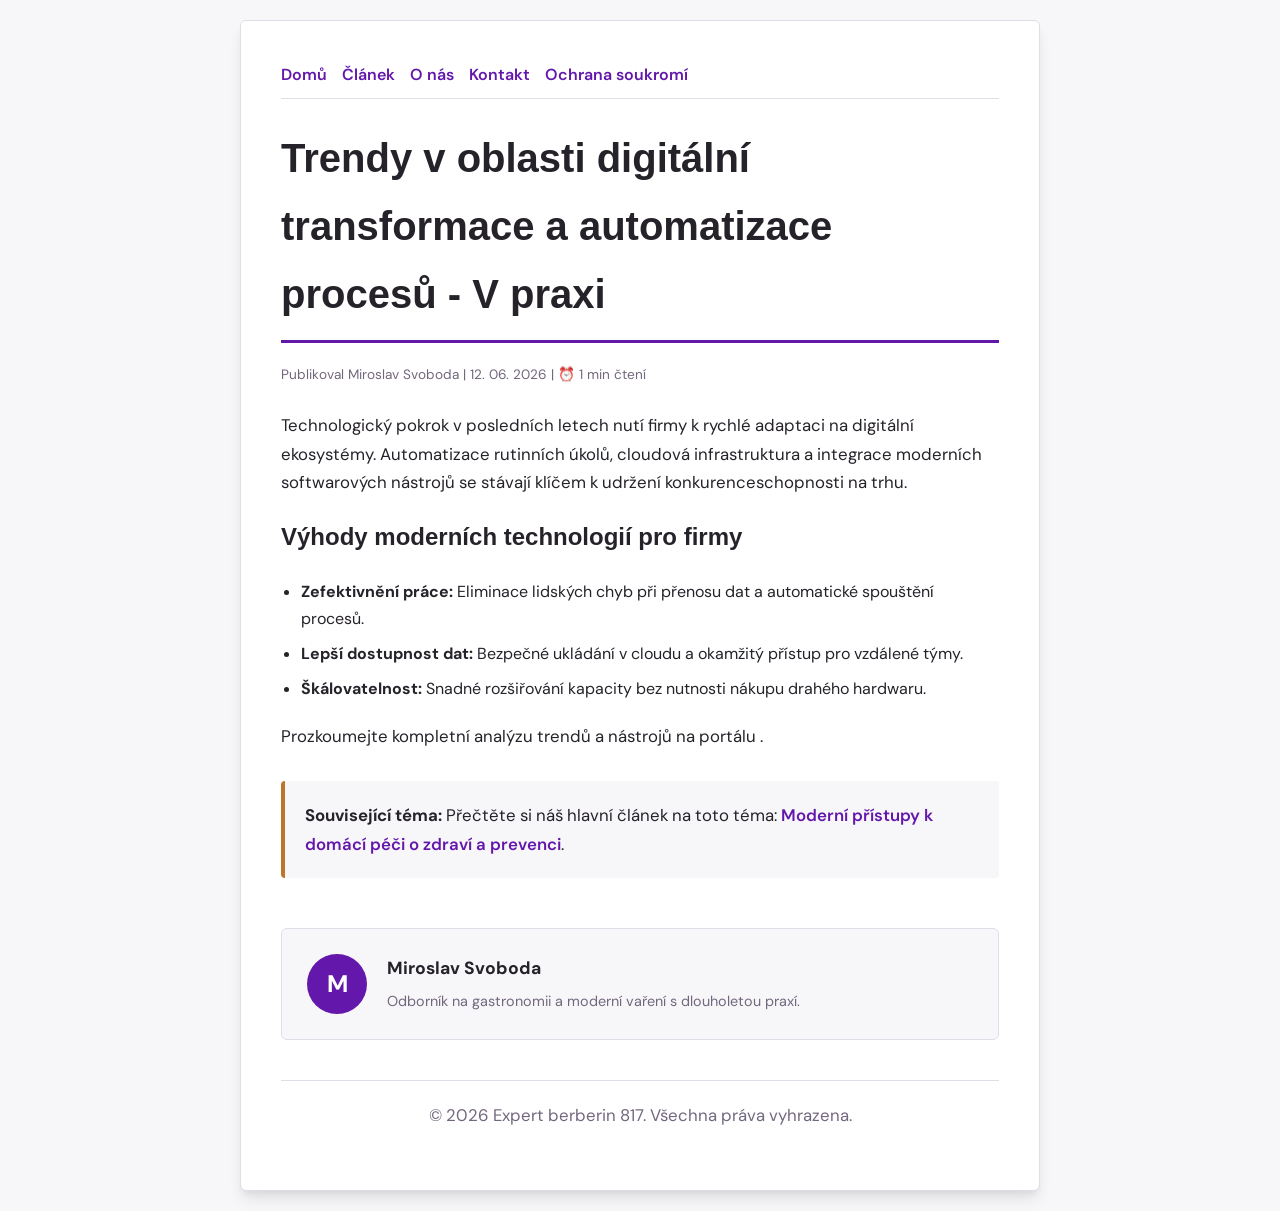
<file: trendy-v-oblasti-digitalni-transformace-a-automatizace-procesu-v-praxi.html>
<!DOCTYPE html>
<html lang="cs">
<head>
    <meta charset="UTF-8">
    <meta name="viewport" content="width=device-width, initial-scale=1.0">
    <title>Trendy v oblasti digitální transformace a automatizace procesů - V praxi - Expert berberin 817</title>
    <meta name="description" content="Trendy v oblasti digitální transformace a automatizace procesů - V praxi">
    <meta name="geo.region" content="CZ" />
    <meta name="geo.placename" content="Brno" />
    <meta name="geo.position" content="49.1951;16.6068" />
    <meta name="ICBM" content="49.1951, 16.6068" />
    <link rel="stylesheet" href="style.css">
</head>
<body>
    
            <div class="container" style="max-width: 800px;">
                <nav style="display: flex; gap: 15px; margin-bottom: 25px; border-bottom: 1px solid var(--border-color); padding-bottom: 10px; overflow-x: auto; flex-wrap: wrap;">
            <a href="index.html">Domů</a>
            <a href="moderni-pristupy-k-domaci-peci-o-zdravi-a-prevenci.html">Článek</a>
            <a href="about.html">O nás</a>
            <a href="contact.html">Kontakt</a>
            <a href="privacy.html">Ochrana soukromí</a>
        </nav>
                <h1>Trendy v oblasti digitální transformace a automatizace procesů - V praxi</h1>
                <div style="font-size:0.85rem; color: var(--muted-text); margin-bottom: 25px;">
                    Publikoval Miroslav Svoboda | 12. 06. 2026 | ⏰ 1 min čtení
                </div>
                <article style="margin-top: 20px;">
                    <p>Technologický pokrok v posledních letech nutí firmy k rychlé adaptaci na digitální ekosystémy. Automatizace rutinních úkolů, cloudová infrastruktura a integrace moderních softwarových nástrojů se stávají klíčem k udržení konkurenceschopnosti na trhu.</p>
<h2>Výhody moderních technologií pro firmy</h2>
<ul>
    <li><strong>Zefektivnění práce:</strong> Eliminace lidských chyb při přenosu dat a automatické spouštění procesů.</li>
    <li><strong>Lepší dostupnost dat:</strong> Bezpečné ukládání v cloudu a okamžitý přístup pro vzdálené týmy.</li>
    <li><strong>Škálovatelnost:</strong> Snadné rozšiřování kapacity bez nutnosti nákupu drahého hardwaru.</li>
</ul>
<p>Prozkoumejte kompletní analýzu trendů a nástrojů na portálu .</p>
                    <div class="link-resource" style="margin-top: 30px; padding: 20px; border-left: 4px solid var(--accent-color); background: var(--bg-color); border-radius: 4px;"><p style="margin: 0;"><strong>Související téma:</strong> Přečtěte si náš hlavní článek na toto téma: <a href="moderni-pristupy-k-domaci-peci-o-zdravi-a-prevenci.html">Moderní přístupy k domácí péči o zdraví a prevenci</a>.</p></div>
                </article>
                
            <div class="author-box" style="margin-top: 50px; padding: 25px; background: var(--bg-color); border: 1px solid var(--border-color); border-radius: var(--border-radius); display: flex; gap: 20px; align-items: center;">
                <div style="width: 60px; height: 60px; border-radius: 50%; background: var(--primary-color); display: flex; align-items: center; justify-content: center; color: white; font-weight: bold; font-size: 1.5rem;">M</div>
                <div>
                    <h4 style="margin-bottom: 5px; font-weight: bold; font-size: 1.1rem;">Miroslav Svoboda</h4>
                    <p style="margin: 0; font-size: 0.9rem; color: var(--muted-text);">Odborník na gastronomii a moderní vaření s dlouholetou praxí.</p>
                </div>
            </div>
            
                <footer>
                    <p>&copy; 2026 Expert berberin 817. Všechna práva vyhrazena.</p>
                </footer>
            </div>
            
</body>
</html>
</file>
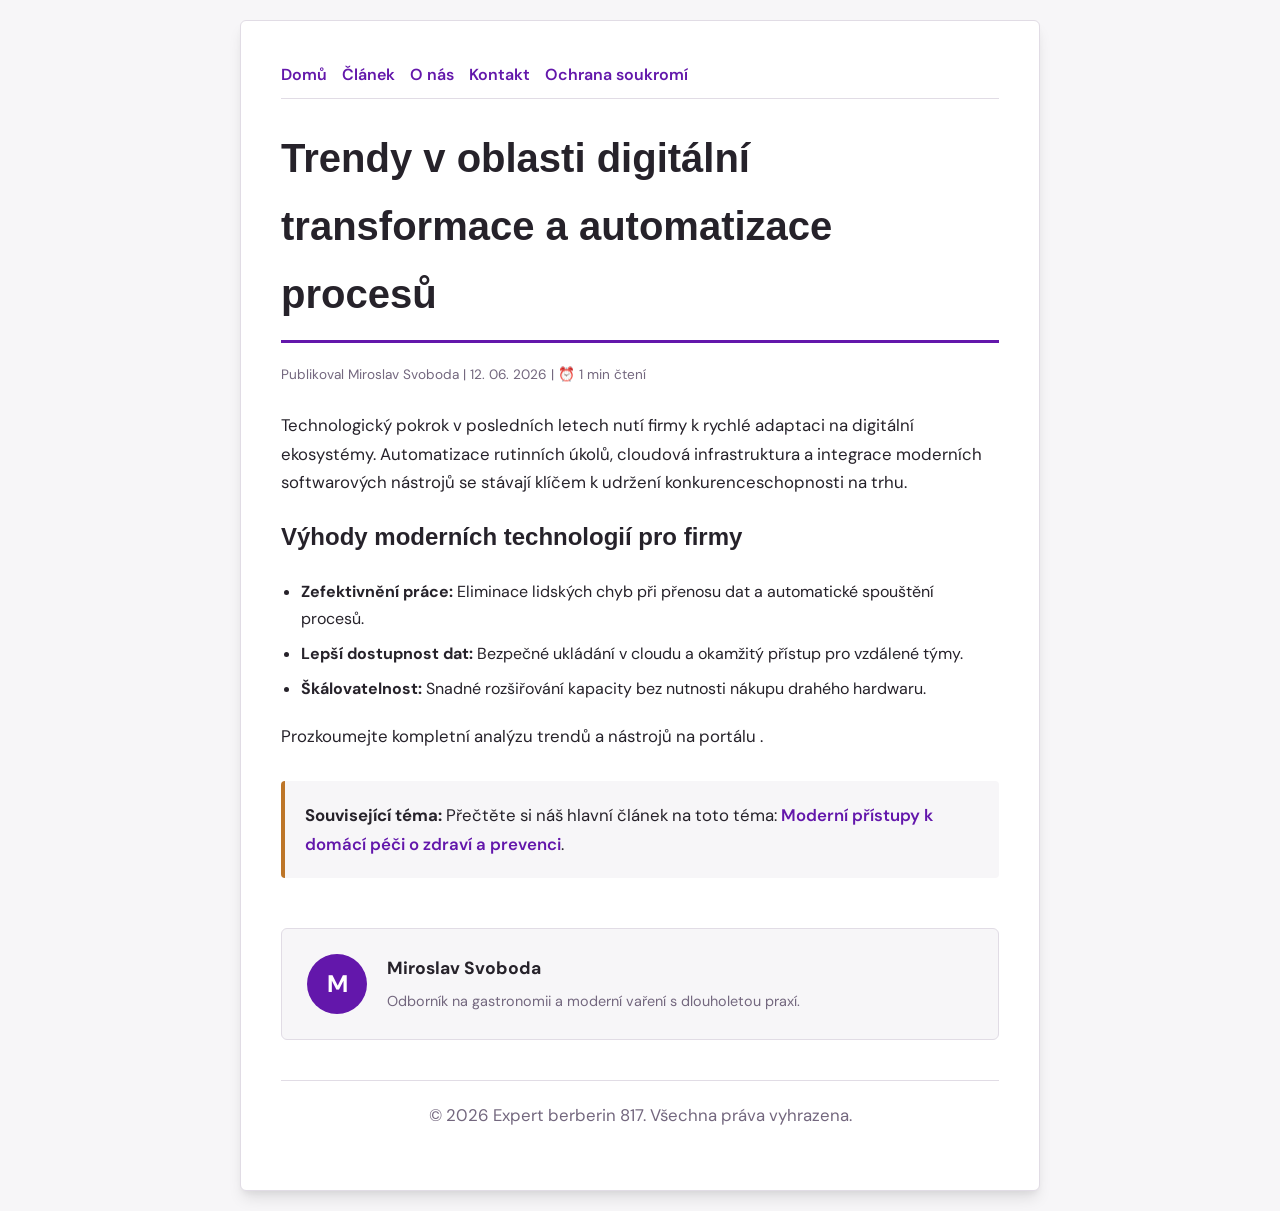
<file: trendy-v-oblasti-digitalni-transformace-a-automatizace-procesu.html>
<!DOCTYPE html>
<html lang="cs">
<head>
    <meta charset="UTF-8">
    <meta name="viewport" content="width=device-width, initial-scale=1.0">
    <title>Trendy v oblasti digitální transformace a automatizace procesů - Expert berberin 817</title>
    <meta name="description" content="Trendy v oblasti digitální transformace a automatizace procesů">
    <meta name="geo.region" content="CZ" />
    <meta name="geo.placename" content="Brno" />
    <meta name="geo.position" content="49.1951;16.6068" />
    <meta name="ICBM" content="49.1951, 16.6068" />
    <link rel="stylesheet" href="style.css">
</head>
<body>
    
            <div class="container" style="max-width: 800px;">
                <nav style="display: flex; gap: 15px; margin-bottom: 25px; border-bottom: 1px solid var(--border-color); padding-bottom: 10px; overflow-x: auto; flex-wrap: wrap;">
            <a href="index.html">Domů</a>
            <a href="moderni-pristupy-k-domaci-peci-o-zdravi-a-prevenci.html">Článek</a>
            <a href="about.html">O nás</a>
            <a href="contact.html">Kontakt</a>
            <a href="privacy.html">Ochrana soukromí</a>
        </nav>
                <h1>Trendy v oblasti digitální transformace a automatizace procesů</h1>
                <div style="font-size:0.85rem; color: var(--muted-text); margin-bottom: 25px;">
                    Publikoval Miroslav Svoboda | 12. 06. 2026 | ⏰ 1 min čtení
                </div>
                <article style="margin-top: 20px;">
                    <p>Technologický pokrok v posledních letech nutí firmy k rychlé adaptaci na digitální ekosystémy. Automatizace rutinních úkolů, cloudová infrastruktura a integrace moderních softwarových nástrojů se stávají klíčem k udržení konkurenceschopnosti na trhu.</p>
<h2>Výhody moderních technologií pro firmy</h2>
<ul>
    <li><strong>Zefektivnění práce:</strong> Eliminace lidských chyb při přenosu dat a automatické spouštění procesů.</li>
    <li><strong>Lepší dostupnost dat:</strong> Bezpečné ukládání v cloudu a okamžitý přístup pro vzdálené týmy.</li>
    <li><strong>Škálovatelnost:</strong> Snadné rozšiřování kapacity bez nutnosti nákupu drahého hardwaru.</li>
</ul>
<p>Prozkoumejte kompletní analýzu trendů a nástrojů na portálu .</p>
                    <div class="link-resource" style="margin-top: 30px; padding: 20px; border-left: 4px solid var(--accent-color); background: var(--bg-color); border-radius: 4px;"><p style="margin: 0;"><strong>Související téma:</strong> Přečtěte si náš hlavní článek na toto téma: <a href="moderni-pristupy-k-domaci-peci-o-zdravi-a-prevenci.html">Moderní přístupy k domácí péči o zdraví a prevenci</a>.</p></div>
                </article>
                
            <div class="author-box" style="margin-top: 50px; padding: 25px; background: var(--bg-color); border: 1px solid var(--border-color); border-radius: var(--border-radius); display: flex; gap: 20px; align-items: center;">
                <div style="width: 60px; height: 60px; border-radius: 50%; background: var(--primary-color); display: flex; align-items: center; justify-content: center; color: white; font-weight: bold; font-size: 1.5rem;">M</div>
                <div>
                    <h4 style="margin-bottom: 5px; font-weight: bold; font-size: 1.1rem;">Miroslav Svoboda</h4>
                    <p style="margin: 0; font-size: 0.9rem; color: var(--muted-text);">Odborník na gastronomii a moderní vaření s dlouholetou praxí.</p>
                </div>
            </div>
            
                <footer>
                    <p>&copy; 2026 Expert berberin 817. Všechna práva vyhrazena.</p>
                </footer>
            </div>
            
</body>
</html>
</file>
<file: style.css>
@import url('https://fonts.googleapis.com/css2?family=Cabinet+Grotesk:wght@700&family=DM+Sans:wght@400;600&display=swap');

:root {
    --bg-color: hsl(271, 15%, 97%);
    --card-bg: hsl(271, 15%, 100%);
    --text-color: hsl(271, 10%, 15%);
    --muted-text: hsl(271, 10%, 45%);
    --primary-color: hsl(271, 76%, 38%);
    --accent-color: hsl(31, 65%, 45%);
    --border-color: hsl(271, 15%, 88%);
    --border-radius: 6px;
    --shadow: 0 10px 15px -3px rgba(0, 0, 0, 0.1), 0 4px 6px -2px rgba(0, 0, 0, 0.05);
    --font-headline: 'Cabinet Grotesk', sans-serif;
    --font-body: 'DM Sans', sans-serif;
}

* {
    box-sizing: border-box;
    margin: 0;
    padding: 0;
}

body {
    background-color: var(--bg-color);
    color: var(--text-color);
    font-family: var(--font-body);
    line-height: 1.7;
    padding: 20px;
    display: flex;
    justify-content: center;
    min-height: 100vh;
}

a {
    color: var(--primary-color);
    text-decoration: none;
    font-weight: 600;
    transition: color 0.2s ease;
}

a:hover {
    color: var(--accent-color);
    text-decoration: underline;
}

.container {
    width: 100%;
    max-width: 900px;
    background: var(--card-bg);
    border: 1px solid var(--border-color);
    border-radius: var(--border-radius);
    padding: 40px;
    box-shadow: var(--shadow);
    margin: auto;
}

h1, h2, h3 {
    font-family: var(--font-headline);
    margin-bottom: 20px;
    color: var(--text-color);
}

h1 {
    font-size: 2.5rem;
    border-bottom: 3px solid var(--primary-color);
    padding-bottom: 12px;
}

p {
    margin-bottom: 20px;
    font-size: 1.05rem;
}

ul {
    margin-bottom: 20px;
    padding-left: 20px;
}

li {
    margin-bottom: 8px;
}

form {
    display: flex;
    flex-direction: column;
    gap: 15px;
    margin-top: 25px;
}

input, textarea, button {
    padding: 12px;
    border: 1px solid var(--border-color);
    border-radius: var(--border-radius);
    font-family: var(--font-body);
    font-size: 1rem;
    background: var(--bg-color);
    color: var(--text-color);
}

button {
    background: var(--primary-color);
    color: white;
    font-weight: 600;
    border: none;
    cursor: pointer;
    transition: background 0.2s ease;
}

button:hover {
    background: var(--accent-color);
}

footer {
    margin-top: 40px;
    border-top: 1px solid var(--border-color);
    padding-top: 20px;
    font-size: 0.9rem;
    color: var(--muted-text);
    text-align: center;
}
</file>
